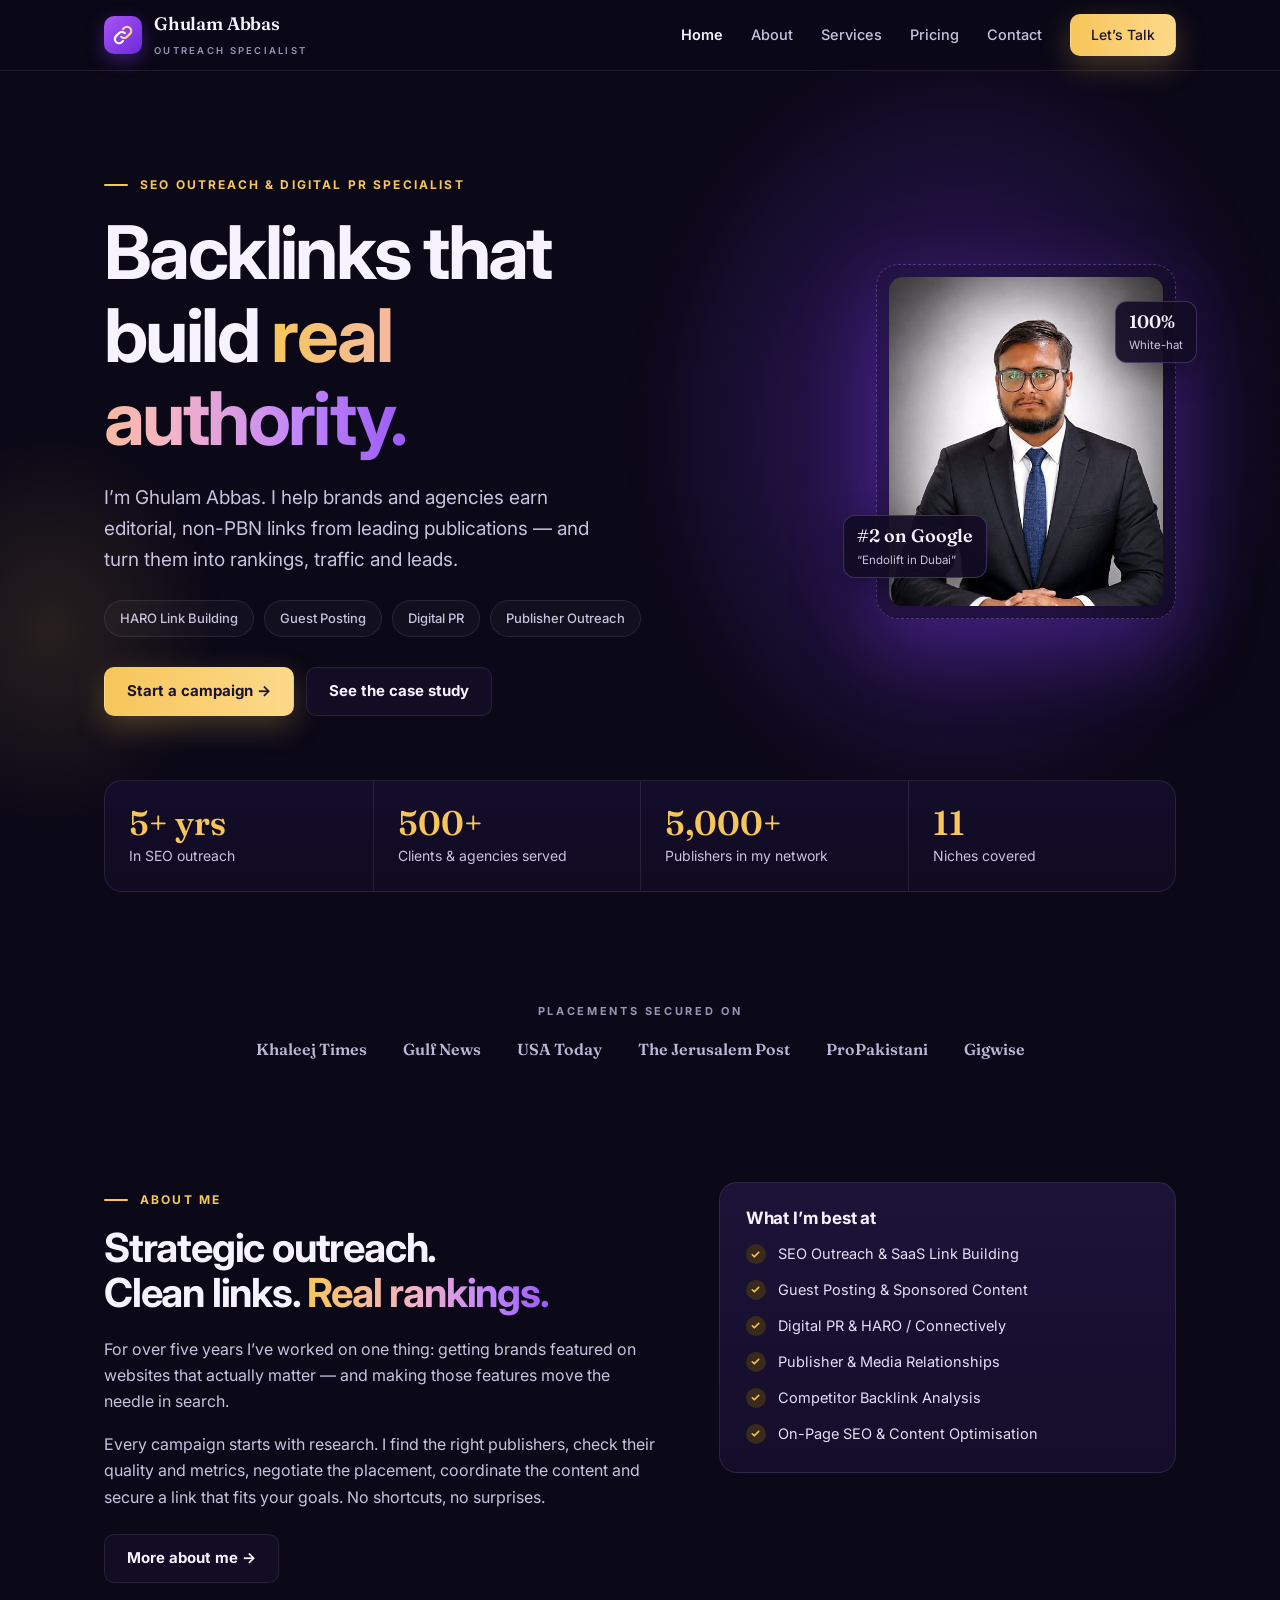
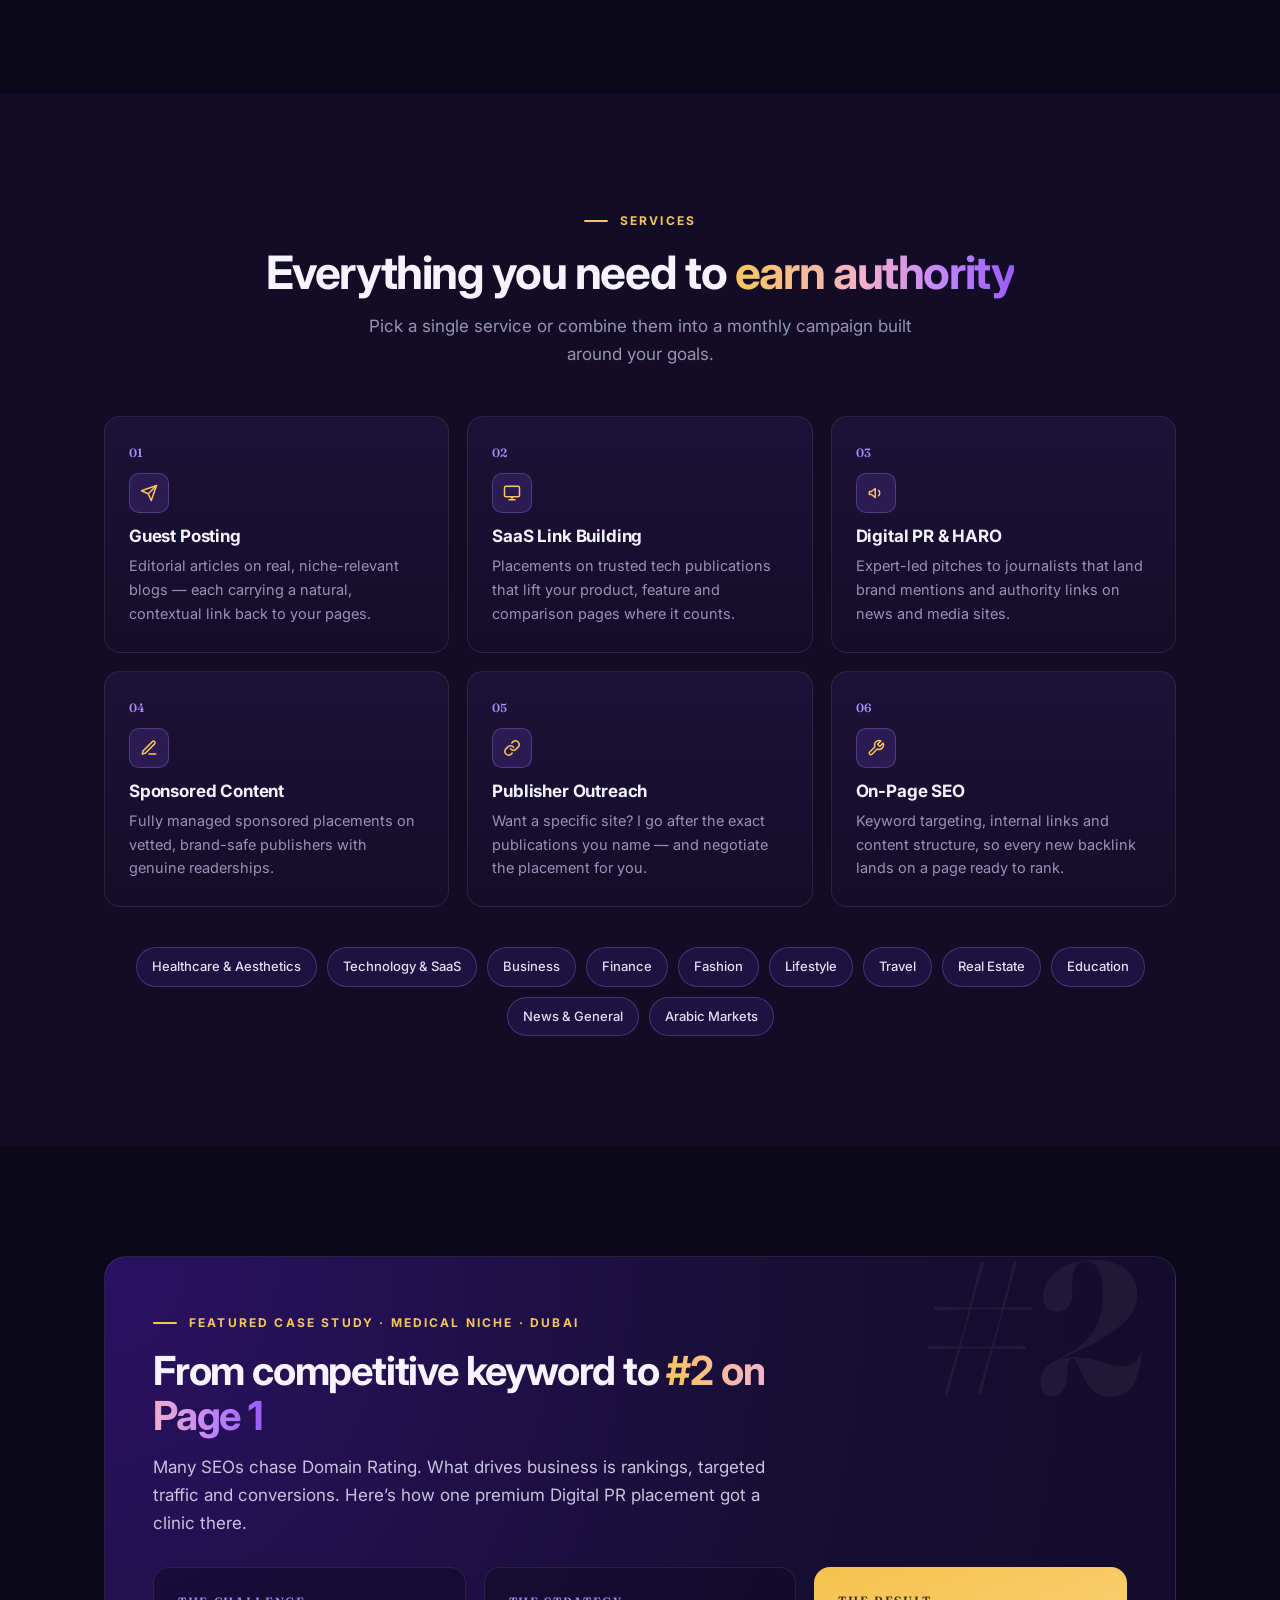
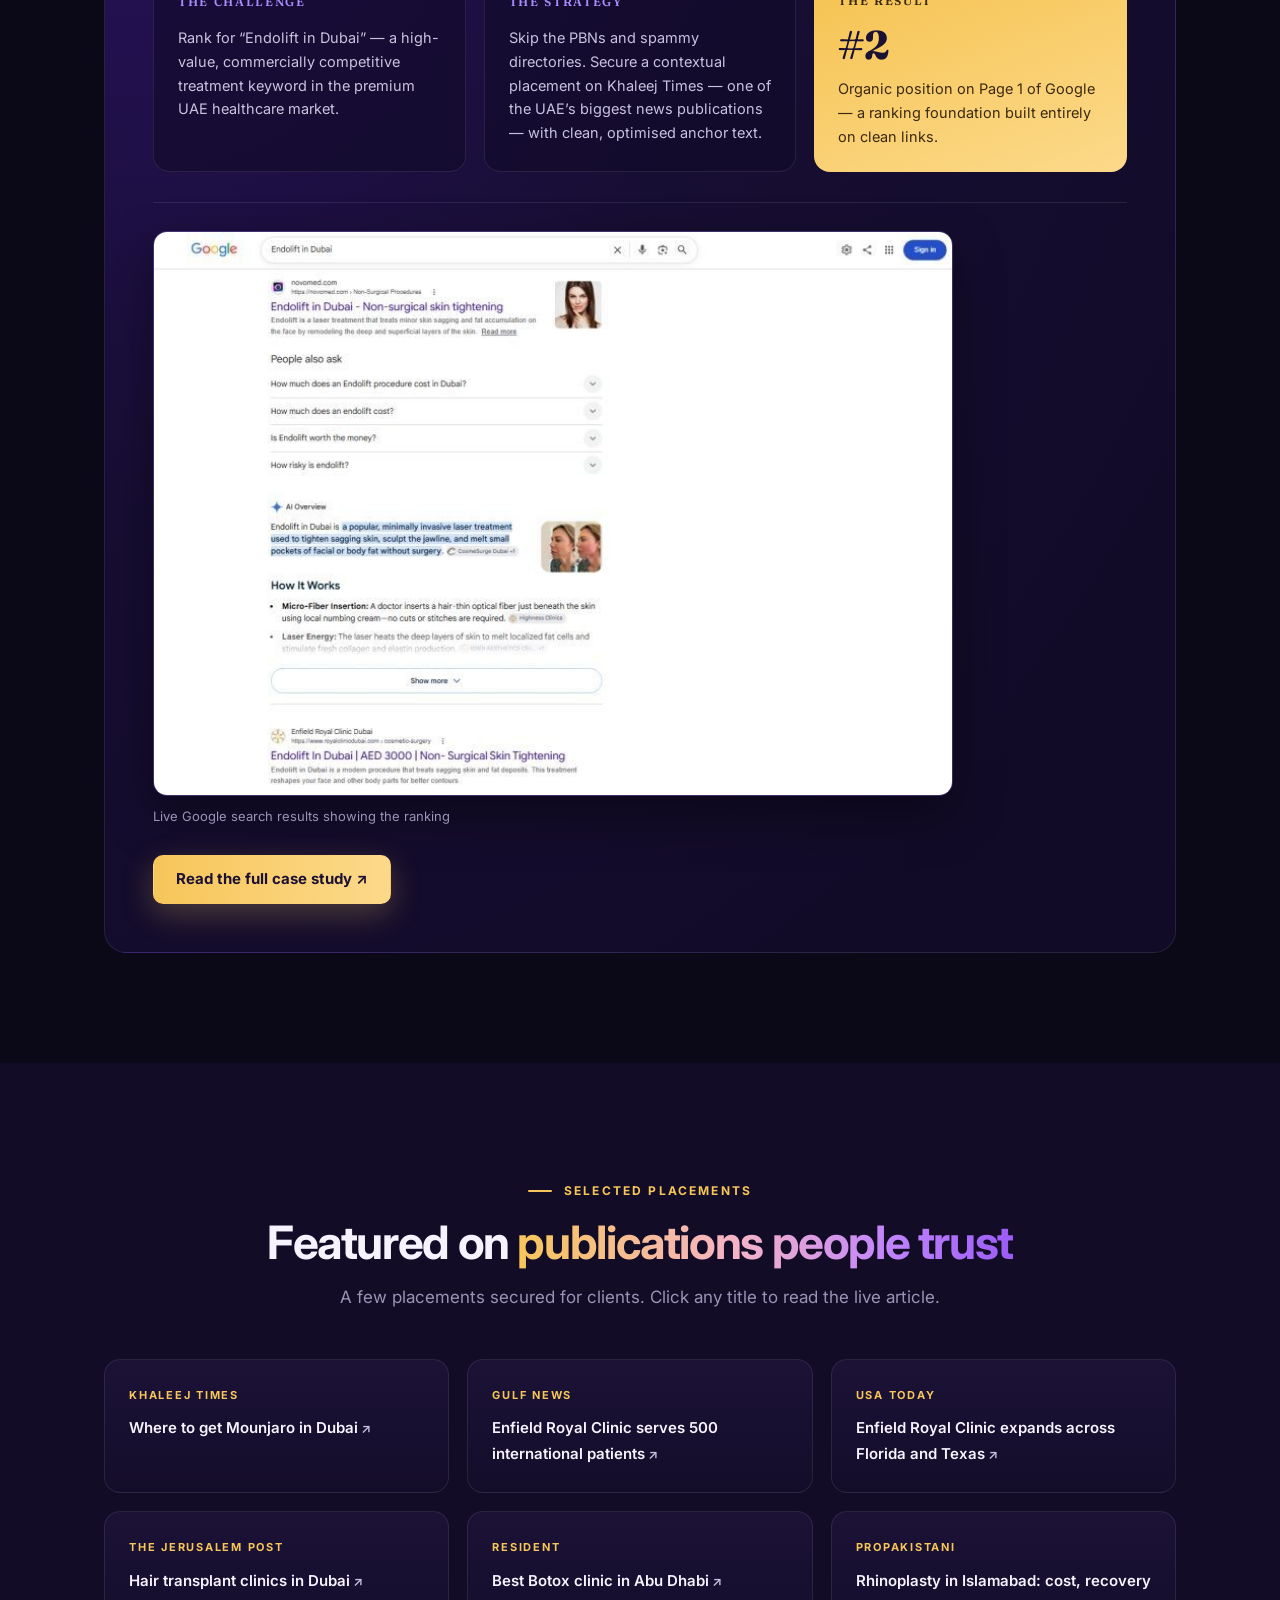
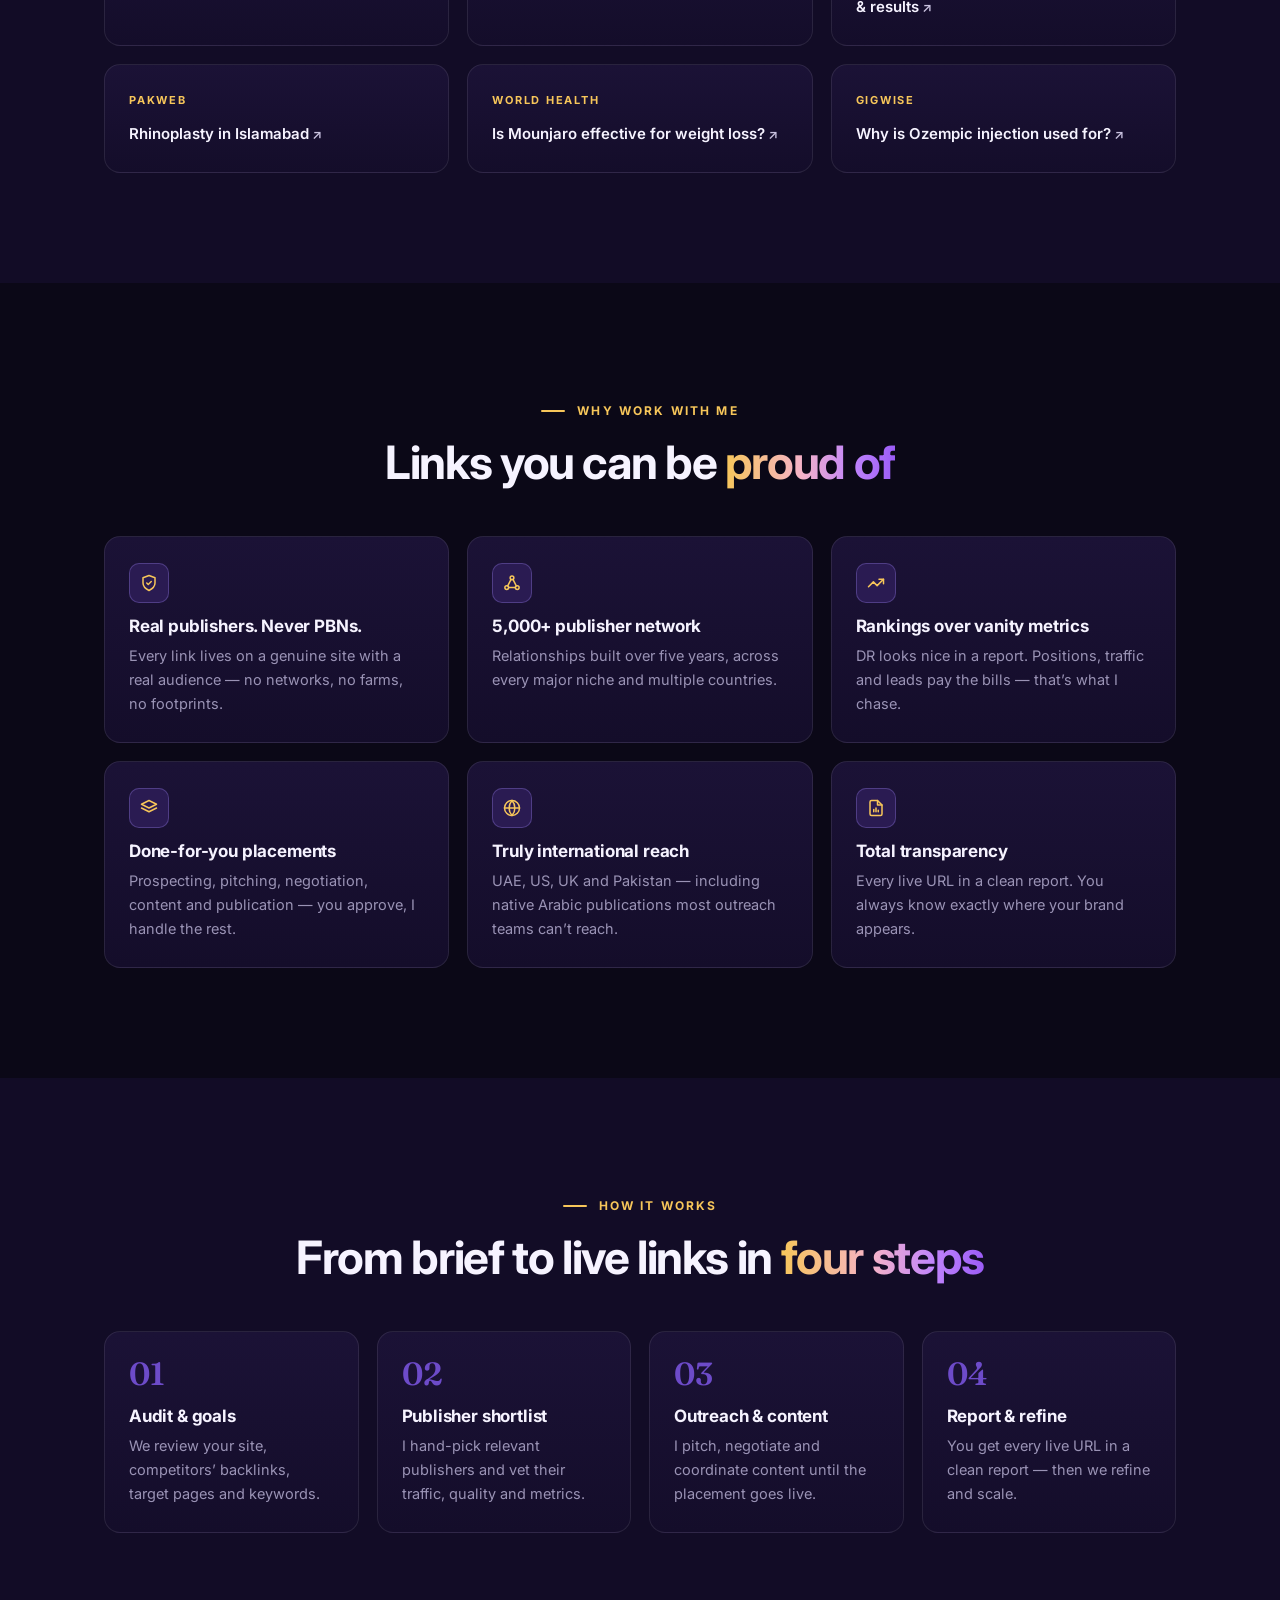
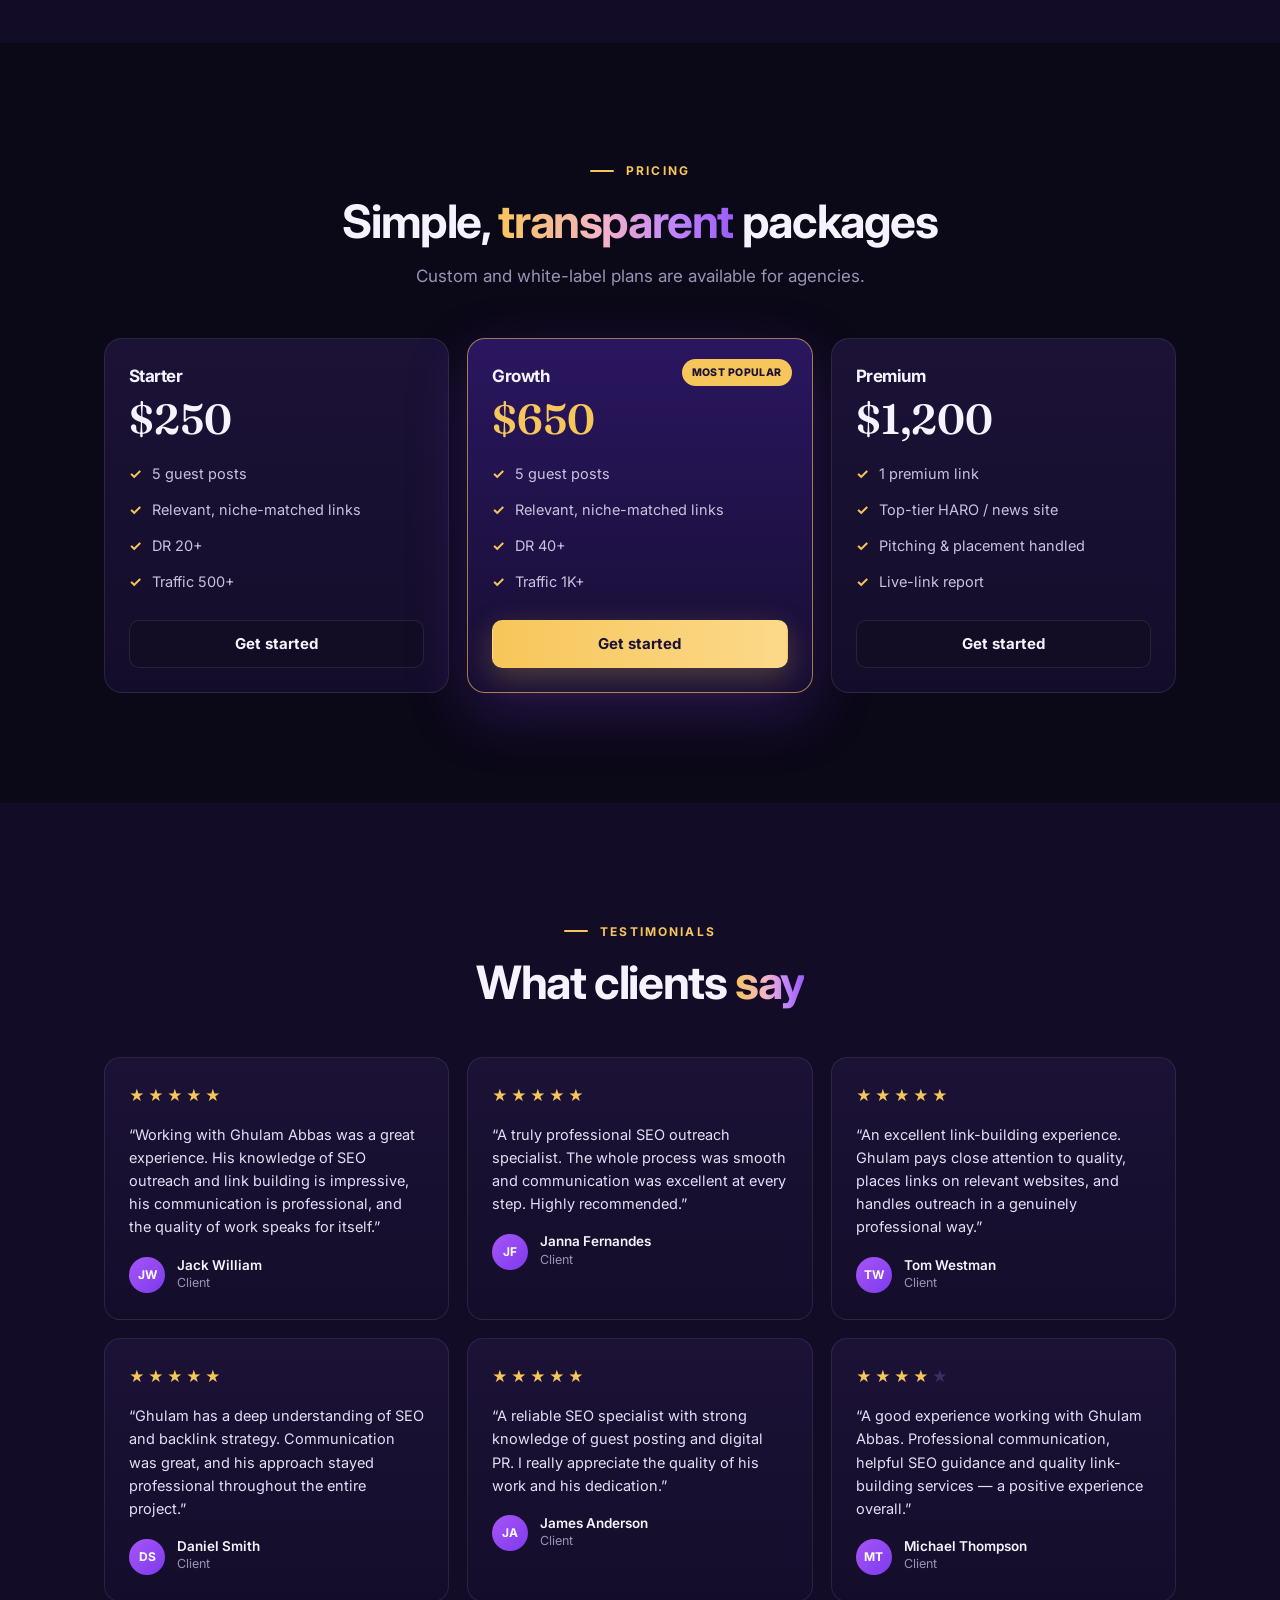
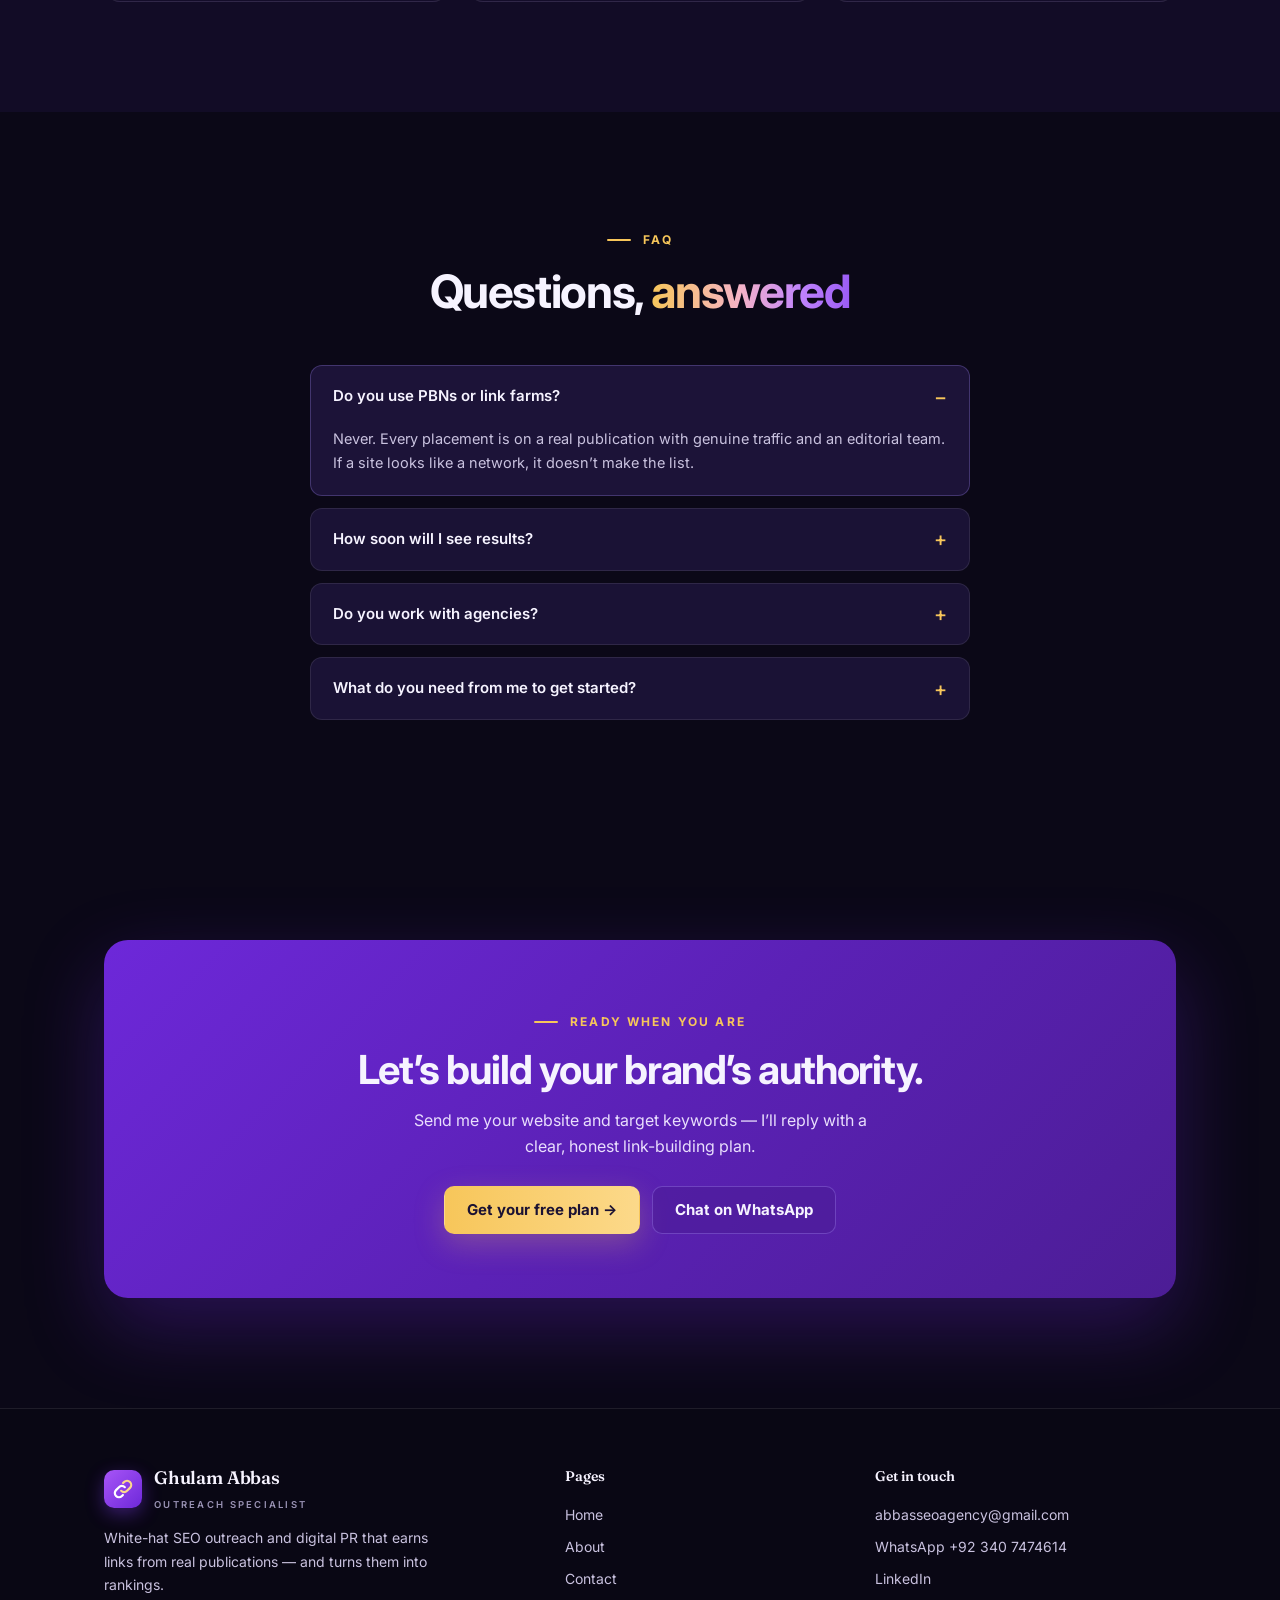
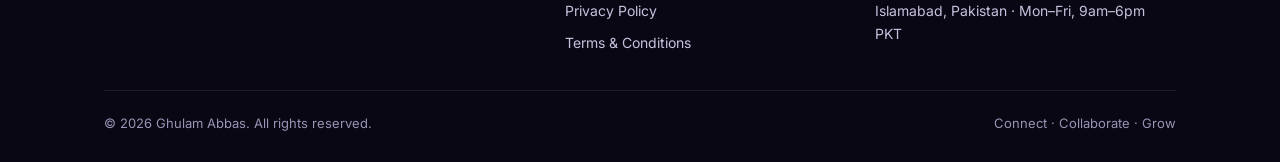
<file: index.html>
<!DOCTYPE html>
<html lang="en">
<head>
<meta charset="UTF-8">
<meta name="viewport" content="width=device-width, initial-scale=1">
<title>Ghulam Abbas | SEO Outreach &amp; Digital PR Specialist in Pakistan</title>
<meta name="description" content="Ghulam Abbas helps brands and agencies earn editorial, non-PBN backlinks from leading publications: guest posting, digital PR, HARO and SaaS link building. 5+ years, 500+ clients.">
<link rel="canonical" href="https://ghulamabbas-seo.github.io/">
<meta property="og:type" content="website">
<meta property="og:site_name" content="Ghulam Abbas">
<meta property="og:title" content="Ghulam Abbas | SEO Outreach &amp; Digital PR Specialist in Pakistan">
<meta property="og:description" content="Ghulam Abbas helps brands and agencies earn editorial, non-PBN backlinks from leading publications: guest posting, digital PR, HARO and SaaS link building. 5+ years, 500+ clients.">
<meta property="og:url" content="https://ghulamabbas-seo.github.io/">
<meta property="og:image" content="https://ghulamabbas-seo.github.io/ghulam-abbas.jpg">
<meta name="twitter:card" content="summary_large_image">
<meta name="theme-color" content="#0b0817">
<link rel="icon" href="favicon.svg" type="image/svg+xml">
<link rel="preconnect" href="https://fonts.googleapis.com">
<link rel="preconnect" href="https://fonts.gstatic.com" crossorigin>
<link href="https://fonts.googleapis.com/css2?family=Fraunces:opsz,wght@9..144,600;9..144,700&family=Inter:wght@400;500;600;700;800&display=swap" rel="stylesheet">
<link rel="stylesheet" href="style.css">
<script type="application/ld+json">[{"@context": "https://schema.org", "@type": "Person", "name": "Ghulam Abbas", "jobTitle": "SEO Outreach & Digital PR Specialist", "url": "https://ghulamabbas-seo.github.io/", "image": "https://ghulamabbas-seo.github.io/ghulam-abbas.jpg", "email": "mailto:abbasseoagency@gmail.com", "telephone": "+923407474614", "address": {"@type": "PostalAddress", "streetAddress": "Gulberg Green Executive Block", "addressLocality": "Islamabad", "addressCountry": "PK"}, "sameAs": ["https://www.linkedin.com/in/gulaam-abbas/"], "knowsAbout": ["SEO Outreach", "Link Building", "Guest Posting", "Digital PR", "HARO", "SaaS Link Building", "On-Page SEO"]}, {"@context": "https://schema.org", "@type": "FAQPage", "mainEntity": [{"@type": "Question", "name": "Do you use PBNs or link farms?", "acceptedAnswer": {"@type": "Answer", "text": "Never. Every placement is on a real publication with genuine traffic and an editorial team. If a site looks like a network, it doesn’t make the list."}}, {"@type": "Question", "name": "How soon will I see results?", "acceptedAnswer": {"@type": "Answer", "text": "It depends on competition and where your site starts. Most placements go live within a few weeks, and ranking movement usually follows over the next one to three months. I track and report progress, but I don’t promise guaranteed rankings."}}, {"@type": "Question", "name": "Do you work with agencies?", "acceptedAnswer": {"@type": "Answer", "text": "Yes. Custom and white-label plans are available, agencies can resell my services under their own brand, and your client details stay confidential."}}, {"@type": "Question", "name": "What do you need from me to get started?", "acceptedAnswer": {"@type": "Answer", "text": "Your website, target pages and keywords, preferred niches or publications, and your budget range. That’s enough for me to send back a clear link-building plan."}}]}]</script>
</head>
<body>
<header class="site-head" id="top">
  <div class="wrap nav">
    <a class="brand" href="index.html" aria-label="Ghulam Abbas home"><span class="brand-mark"><svg width="22" height="22" viewBox="0 0 24 24" fill="none" stroke-width="2.4" stroke-linecap="round" aria-hidden="true"><path d="M10 14a4.5 4.5 0 0 0 6.4 0l3.2-3.2a4.5 4.5 0 0 0-6.4-6.4l-1.1 1.1" stroke="#fcd98a"/><path d="M14 10a4.5 4.5 0 0 0-6.4 0l-3.2 3.2a4.5 4.5 0 0 0 6.4 6.4l1.1-1.1" stroke="#fff"/></svg></span><span><span class="brand-name">Ghulam Abbas</span><small>OUTREACH SPECIALIST</small></span></a>
    <button class="burger" aria-label="Open menu" aria-expanded="false"><svg width="22" height="22" viewBox="0 0 24 24" fill="none" stroke="currentColor" stroke-width="2"><path d="M4 7h16M4 12h16M4 17h16"/></svg></button>
    <nav class="menu" aria-label="Main"><a href="index.html" class="active" aria-current="page">Home</a><a href="about.html">About</a><a href="index.html#services">Services</a><a href="index.html#pricing">Pricing</a><a href="contact.html">Contact</a><a class="btn btn-y" href="contact.html">Let’s Talk</a></nav>
  </div>
</header>
<main>
<section class="hero">
  <div class="wrap">
    <div class="hero-grid">
      <div>
        <div class="kicker">SEO Outreach &amp; Digital PR Specialist</div>
        <h1>Backlinks that build <span class="grad">real authority.</span></h1>
        <p class="lead">I’m Ghulam Abbas. I help brands and agencies earn editorial, non-PBN links from leading publications — and turn them into rankings, traffic and leads.</p>
        <div class="chips"><span>HARO Link Building</span><span>Guest Posting</span><span>Digital PR</span><span>Publisher Outreach</span></div>
        <div class="cta"><a class="btn btn-y" href="contact.html">Start a campaign →</a><a class="btn btn-d" href="#case-study">See the case study</a></div>
      </div>
      <div class="portrait">
        <img src="ghulam-abbas.jpg" alt="Ghulam Abbas, SEO Outreach &amp; Digital PR Specialist" width="520" height="662" fetchpriority="high">
        <div class="badge b1"><b>100%</b><span>White-hat</span></div>
        <div class="badge b2"><b>#2 on Google</b><span>“Endolift in Dubai”</span></div>
      </div>
    </div>
    <div class="stats reveal"><div><b>5+ yrs</b><span>In SEO outreach</span></div><div><b>500+</b><span>Clients &amp; agencies served</span></div><div><b>5,000+</b><span>Publishers in my network</span></div><div><b>11</b><span>Niches covered</span></div></div>
  </div>
</section>
<section class="logos"><div class="wrap"><p>PLACEMENTS SECURED ON</p><ul><li>Khaleej Times</li><li>Gulf News</li><li>USA Today</li><li>The Jerusalem Post</li><li>ProPakistani</li><li>Gigwise</li></ul></div></section>

<section class="band"><div class="wrap split">
  <div class="reveal">
    <div class="kicker">About me</div>
    <h2>Strategic outreach.<br>Clean links. <span class="grad">Real rankings.</span></h2>
    <p>For over five years I’ve worked on one thing: getting brands featured on websites that actually matter — and making those features move the needle in search.</p>
    <p>Every campaign starts with research. I find the right publishers, check their quality and metrics, negotiate the placement, coordinate the content and secure a link that fits your goals. No shortcuts, no surprises.</p>
    <a class="btn btn-d" href="about.html" style="margin-top:8px">More about me →</a>
  </div>
  <div class="panel reveal"><h3>What I’m best at</h3><ul class="ticks"><li>SEO Outreach &amp; SaaS Link Building</li><li>Guest Posting &amp; Sponsored Content</li><li>Digital PR &amp; HARO / Connectively</li><li>Publisher &amp; Media Relationships</li><li>Competitor Backlink Analysis</li><li>On-Page SEO &amp; Content Optimisation</li></ul></div>
</div></section>

<section class="band alt" id="services"><div class="wrap">
  <div class="head center"><div class="kicker">Services</div><h2 class="title">Everything you need to <span class="grad">earn authority</span></h2><p class="sub">Pick a single service or combine them into a monthly campaign built around your goals.</p></div>
  <div class="grid3"><article class="card reveal"><span class="num">01</span><span class="ico"><svg viewBox="0 0 24 24" fill="none" stroke="currentColor" stroke-width="2" stroke-linecap="round" stroke-linejoin="round" aria-hidden="true"><path d="M22 2 11 13"/><path d="M22 2 15 22l-4-9-9-4z"/></svg></span><h3>Guest Posting</h3><p>Editorial articles on real, niche-relevant blogs — each carrying a natural, contextual link back to your pages.</p></article><article class="card reveal"><span class="num">02</span><span class="ico"><svg viewBox="0 0 24 24" fill="none" stroke="currentColor" stroke-width="2" stroke-linecap="round" stroke-linejoin="round" aria-hidden="true"><rect x="2" y="3" width="20" height="14" rx="2"/><path d="M8 21h8M12 17v4"/></svg></span><h3>SaaS Link Building</h3><p>Placements on trusted tech publications that lift your product, feature and comparison pages where it counts.</p></article><article class="card reveal"><span class="num">03</span><span class="ico"><svg viewBox="0 0 24 24" fill="none" stroke="currentColor" stroke-width="2" stroke-linecap="round" stroke-linejoin="round" aria-hidden="true"><path d="M3 11v2a1 1 0 0 0 1 1h2l5 4V6L6 10H4a1 1 0 0 0-1 1z"/><path d="M15.5 8.5a5 5 0 0 1 0 7"/></svg></span><h3>Digital PR &amp; HARO</h3><p>Expert-led pitches to journalists that land brand mentions and authority links on news and media sites.</p></article><article class="card reveal"><span class="num">04</span><span class="ico"><svg viewBox="0 0 24 24" fill="none" stroke="currentColor" stroke-width="2" stroke-linecap="round" stroke-linejoin="round" aria-hidden="true"><path d="M12 20h9"/><path d="M16.5 3.5a2.1 2.1 0 0 1 3 3L7 19l-4 1 1-4z"/></svg></span><h3>Sponsored Content</h3><p>Fully managed sponsored placements on vetted, brand-safe publishers with genuine readerships.</p></article><article class="card reveal"><span class="num">05</span><span class="ico"><svg viewBox="0 0 24 24" fill="none" stroke="currentColor" stroke-width="2" stroke-linecap="round" stroke-linejoin="round" aria-hidden="true"><path d="M10 13a5 5 0 0 0 7.5.5l3-3a5 5 0 0 0-7-7l-1.7 1.7"/><path d="M14 11a5 5 0 0 0-7.5-.5l-3 3a5 5 0 0 0 7 7l1.7-1.7"/></svg></span><h3>Publisher Outreach</h3><p>Want a specific site? I go after the exact publications you name — and negotiate the placement for you.</p></article><article class="card reveal"><span class="num">06</span><span class="ico"><svg viewBox="0 0 24 24" fill="none" stroke="currentColor" stroke-width="2" stroke-linecap="round" stroke-linejoin="round" aria-hidden="true"><path d="M14.7 6.3a1 1 0 0 0 0 1.4l1.6 1.6a1 1 0 0 0 1.4 0l3.8-3.8a6 6 0 0 1-7.9 7.9l-6.9 6.9a2.1 2.1 0 0 1-3-3l6.9-6.9a6 6 0 0 1 7.9-7.9z"/></svg></span><h3>On-Page SEO</h3><p>Keyword targeting, internal links and content structure, so every new backlink lands on a page ready to rank.</p></article></div>
  <div class="tags"><span>Healthcare &amp; Aesthetics</span><span>Technology &amp; SaaS</span><span>Business</span><span>Finance</span><span>Fashion</span><span>Lifestyle</span><span>Travel</span><span>Real Estate</span><span>Education</span><span>News &amp; General</span><span>Arabic Markets</span></div>
</div></section>

<section class="band" id="case-study"><div class="wrap">
  <div class="case reveal">
    <span class="big" aria-hidden="true">#2</span>
    <div class="kicker">Featured case study · Medical niche · Dubai</div>
    <h2>From competitive keyword to <span class="grad">#2 on Page 1</span></h2>
    <p class="sub">Many SEOs chase Domain Rating. What drives business is rankings, targeted traffic and conversions. Here’s how one premium Digital PR placement got a clinic there.</p>
    <div class="case-grid">
      <div><h4>The challenge</h4><p>Rank for “Endolift in Dubai” — a high-value, commercially competitive treatment keyword in the premium UAE healthcare market.</p></div>
      <div><h4>The strategy</h4><p>Skip the PBNs and spammy directories. Secure a contextual placement on Khaleej Times — one of the UAE’s biggest news publications — with clean, optimised anchor text.</p></div>
      <div class="res"><h4>The result</h4><b>#2</b><p>Organic position on Page 1 of Google — a ranking foundation built entirely on clean links.</p></div>
    </div>
    <figure class="case-shot"><img src="endolift-google-ranking.jpg" alt="Google search results for Endolift in Dubai showing Enfield Royal Clinic ranking on page 1" width="786" height="554" loading="lazy"><figcaption>Live Google search results showing the ranking</figcaption></figure>
    <a class="btn btn-y" href="https://lnkd.in/p/dANz3D3U" target="_blank" rel="noopener">Read the full case study ↗</a>
  </div>
</div></section>

<section class="band alt" id="placements"><div class="wrap">
  <div class="head center"><div class="kicker">Selected placements</div><h2 class="title">Featured on <span class="grad">publications people trust</span></h2><p class="sub">A few placements secured for clients. Click any title to read the live article.</p></div>
  <div class="grid3"><a class="card pl reveal" href="https://www.khaleejtimes.com/lifestyle/health/where-to-get-mounjaro-in-dubai" target="_blank" rel="noopener"><small>Khaleej Times</small><strong>Where to get Mounjaro in Dubai</strong></a><a class="card pl reveal" href="https://gulfnews.com/business/corporate-news/enfield-royal-clinic-dubai-achieves-major-milestone-of-serving-500-international-patients-1.500541864" target="_blank" rel="noopener"><small>Gulf News</small><strong>Enfield Royal Clinic serves 500 international patients</strong></a><a class="card pl reveal" href="https://www.usatoday.com/press-release/story/26745/enfield-royal-clinic-expands-physician-led-aesthetic-model-across-florida-and-texas/" target="_blank" rel="noopener"><small>USA Today</small><strong>Enfield Royal Clinic expands across Florida and Texas</strong></a><a class="card pl reveal" href="https://www.jpost.com/health-and-wellness/article-902590" target="_blank" rel="noopener"><small>The Jerusalem Post</small><strong>Hair transplant clinics in Dubai</strong></a><a class="card pl reveal" href="https://resident.com/resource-guide/2026/03/08/best-botox-clinic-in-abu-dhabi-how-to-choose-safely" target="_blank" rel="noopener"><small>Resident</small><strong>Best Botox clinic in Abu Dhabi</strong></a><a class="card pl reveal" href="https://propakistani.pk/2026/05/12/rhinoplasty-in-islamabad-cost-recovery-results/" target="_blank" rel="noopener"><small>ProPakistani</small><strong>Rhinoplasty in Islamabad: cost, recovery &amp; results</strong></a><a class="card pl reveal" href="https://pakweb.net/health/rhinoplasty-in-islamabad/" target="_blank" rel="noopener"><small>PakWeb</small><strong>Rhinoplasty in Islamabad</strong></a><a class="card pl reveal" href="https://worldhealth.net/news/is-mounjaro-effective-for-weight-loss/" target="_blank" rel="noopener"><small>World Health</small><strong>Is Mounjaro effective for weight loss?</strong></a><a class="card pl reveal" href="https://www.gigwise.com/why-is-ozempic-injection-used-for/" target="_blank" rel="noopener"><small>Gigwise</small><strong>Why is Ozempic injection used for?</strong></a></div>
</div></section>

<section class="band"><div class="wrap">
  <div class="head center"><div class="kicker">Why work with me</div><h2 class="title">Links you can be <span class="grad">proud of</span></h2></div>
  <div class="grid3"><article class="card reveal"><span class="ico"><svg viewBox="0 0 24 24" fill="none" stroke="currentColor" stroke-width="2" stroke-linecap="round" stroke-linejoin="round" aria-hidden="true"><path d="M12 22s8-4 8-10V5l-8-3-8 3v7c0 6 8 10 8 10z"/><path d="m9 12 2 2 4-4"/></svg></span><h3>Real publishers. Never PBNs.</h3><p>Every link lives on a genuine site with a real audience — no networks, no farms, no footprints.</p></article><article class="card reveal"><span class="ico"><svg viewBox="0 0 24 24" fill="none" stroke="currentColor" stroke-width="2" stroke-linecap="round" stroke-linejoin="round" aria-hidden="true"><circle cx="12" cy="5" r="2.5"/><circle cx="5" cy="18" r="2.5"/><circle cx="19" cy="18" r="2.5"/><path d="m10.7 7.2-4.4 8.6M13.3 7.2l4.4 8.6M7.5 18h9"/></svg></span><h3>5,000+ publisher network</h3><p>Relationships built over five years, across every major niche and multiple countries.</p></article><article class="card reveal"><span class="ico"><svg viewBox="0 0 24 24" fill="none" stroke="currentColor" stroke-width="2" stroke-linecap="round" stroke-linejoin="round" aria-hidden="true"><path d="m22 7-8.5 8.5-5-5L2 17"/><path d="M16 7h6v6"/></svg></span><h3>Rankings over vanity metrics</h3><p>DR looks nice in a report. Positions, traffic and leads pay the bills — that’s what I chase.</p></article><article class="card reveal"><span class="ico"><svg viewBox="0 0 24 24" fill="none" stroke="currentColor" stroke-width="2" stroke-linecap="round" stroke-linejoin="round" aria-hidden="true"><path d="m12 2 10 5-10 5L2 7z"/><path d="m2 12 10 5 10-5"/></svg></span><h3>Done-for-you placements</h3><p>Prospecting, pitching, negotiation, content and publication — you approve, I handle the rest.</p></article><article class="card reveal"><span class="ico"><svg viewBox="0 0 24 24" fill="none" stroke="currentColor" stroke-width="2" stroke-linecap="round" stroke-linejoin="round" aria-hidden="true"><circle cx="12" cy="12" r="10"/><path d="M2 12h20M12 2a15 15 0 0 1 0 20M12 2a15 15 0 0 0 0 20"/></svg></span><h3>Truly international reach</h3><p>UAE, US, UK and Pakistan — including native Arabic publications most outreach teams can’t reach.</p></article><article class="card reveal"><span class="ico"><svg viewBox="0 0 24 24" fill="none" stroke="currentColor" stroke-width="2" stroke-linecap="round" stroke-linejoin="round" aria-hidden="true"><path d="M14 2H6a2 2 0 0 0-2 2v16a2 2 0 0 0 2 2h12a2 2 0 0 0 2-2V8z"/><path d="M14 2v6h6M9 17v-3M12 17v-5M15 17v-2"/></svg></span><h3>Total transparency</h3><p>Every live URL in a clean report. You always know exactly where your brand appears.</p></article></div>
</div></section>

<section class="band alt" id="process"><div class="wrap">
  <div class="head center"><div class="kicker">How it works</div><h2 class="title">From brief to live links in <span class="grad">four steps</span></h2></div>
  <div class="grid4"><article class="card step reveal"><span class="n">01</span><h3>Audit &amp; goals</h3><p>We review your site, competitors’ backlinks, target pages and keywords.</p></article><article class="card step reveal"><span class="n">02</span><h3>Publisher shortlist</h3><p>I hand-pick relevant publishers and vet their traffic, quality and metrics.</p></article><article class="card step reveal"><span class="n">03</span><h3>Outreach &amp; content</h3><p>I pitch, negotiate and coordinate content until the placement goes live.</p></article><article class="card step reveal"><span class="n">04</span><h3>Report &amp; refine</h3><p>You get every live URL in a clean report — then we refine and scale.</p></article></div>
</div></section>

<section class="band" id="pricing"><div class="wrap">
  <div class="head center"><div class="kicker">Pricing</div><h2 class="title">Simple, <span class="grad">transparent</span> packages</h2><p class="sub">Custom and white-label plans are available for agencies.</p></div>
  <div class="plans"><article class="plan reveal"><h3>Starter</h3><div class="price">$250</div><ul><li>5 guest posts</li><li>Relevant, niche-matched links</li><li>DR 20+</li><li>Traffic 500+</li></ul><a class="btn btn-d" href="contact.html">Get started</a></article><article class="plan reveal pop"><span class="pop-tag">MOST POPULAR</span><h3>Growth</h3><div class="price">$650</div><ul><li>5 guest posts</li><li>Relevant, niche-matched links</li><li>DR 40+</li><li>Traffic 1K+</li></ul><a class="btn btn-y" href="contact.html">Get started</a></article><article class="plan reveal"><h3>Premium</h3><div class="price">$1,200</div><ul><li>1 premium link</li><li>Top-tier HARO / news site</li><li>Pitching &amp; placement handled</li><li>Live-link report</li></ul><a class="btn btn-d" href="contact.html">Get started</a></article></div>
</div></section>

<section class="band alt"><div class="wrap">
  <div class="head center"><div class="kicker">Testimonials</div><h2 class="title">What clients <span class="grad">say</span></h2></div>
  <div class="grid3"><figure class="card quote reveal"><div class="stars" aria-label="5 out of 5 stars">★★★★★</div><blockquote>“Working with Ghulam Abbas was a great experience. His knowledge of SEO outreach and link building is impressive, his communication is professional, and the quality of work speaks for itself.”</blockquote><figcaption class="who"><span class="av">JW</span><span><b>Jack William</b><span>Client</span></span></figcaption></figure><figure class="card quote reveal"><div class="stars" aria-label="5 out of 5 stars">★★★★★</div><blockquote>“A truly professional SEO outreach specialist. The whole process was smooth and communication was excellent at every step. Highly recommended.”</blockquote><figcaption class="who"><span class="av">JF</span><span><b>Janna Fernandes</b><span>Client</span></span></figcaption></figure><figure class="card quote reveal"><div class="stars" aria-label="5 out of 5 stars">★★★★★</div><blockquote>“An excellent link-building experience. Ghulam pays close attention to quality, places links on relevant websites, and handles outreach in a genuinely professional way.”</blockquote><figcaption class="who"><span class="av">TW</span><span><b>Tom Westman</b><span>Client</span></span></figcaption></figure><figure class="card quote reveal"><div class="stars" aria-label="5 out of 5 stars">★★★★★</div><blockquote>“Ghulam has a deep understanding of SEO and backlink strategy. Communication was great, and his approach stayed professional throughout the entire project.”</blockquote><figcaption class="who"><span class="av">DS</span><span><b>Daniel Smith</b><span>Client</span></span></figcaption></figure><figure class="card quote reveal"><div class="stars" aria-label="5 out of 5 stars">★★★★★</div><blockquote>“A reliable SEO specialist with strong knowledge of guest posting and digital PR. I really appreciate the quality of his work and his dedication.”</blockquote><figcaption class="who"><span class="av">JA</span><span><b>James Anderson</b><span>Client</span></span></figcaption></figure><figure class="card quote reveal"><div class="stars" aria-label="4 out of 5 stars">★★★★<i>★</i></div><blockquote>“A good experience working with Ghulam Abbas. Professional communication, helpful SEO guidance and quality link-building services — a positive experience overall.”</blockquote><figcaption class="who"><span class="av">MT</span><span><b>Michael Thompson</b><span>Client</span></span></figcaption></figure></div>
</div></section>

<section class="band" id="faq"><div class="wrap">
  <div class="head center"><div class="kicker">FAQ</div><h2 class="title">Questions, <span class="grad">answered</span></h2></div>
  <div class="faq"><details open><summary>Do you use PBNs or link farms?</summary><p>Never. Every placement is on a real publication with genuine traffic and an editorial team. If a site looks like a network, it doesn’t make the list.</p></details><details><summary>How soon will I see results?</summary><p>It depends on competition and where your site starts. Most placements go live within a few weeks, and ranking movement usually follows over the next one to three months. I track and report progress, but I don’t promise guaranteed rankings.</p></details><details><summary>Do you work with agencies?</summary><p>Yes. Custom and white-label plans are available, agencies can resell my services under their own brand, and your client details stay confidential.</p></details><details><summary>What do you need from me to get started?</summary><p>Your website, target pages and keywords, preferred niches or publications, and your budget range. That’s enough for me to send back a clear link-building plan.</p></details></div>
</div></section>
<section class="band"><div class="wrap"><div class="cta-box reveal"><div class="kicker">Ready when you are</div><h2>Let’s build your brand’s authority.</h2><p>Send me your website and target keywords — I’ll reply with a clear, honest link-building plan.</p><div class="cta"><a class="btn btn-y" href="contact.html">Get your free plan →</a><a class="btn btn-v" href="https://wa.me/923407474614?text=Hi%20Ghulam%2C%20I%20found%20your%20website%20and%20would%20like%20to%20discuss%20SEO%20outreach." target="_blank" rel="noopener">Chat on WhatsApp</a></div></div></div></section>
</main>
<footer class="site-foot">
  <div class="wrap">
    <div class="foot-grid">
      <div><a class="brand" href="index.html" aria-label="Ghulam Abbas home"><span class="brand-mark"><svg width="22" height="22" viewBox="0 0 24 24" fill="none" stroke-width="2.4" stroke-linecap="round" aria-hidden="true"><path d="M10 14a4.5 4.5 0 0 0 6.4 0l3.2-3.2a4.5 4.5 0 0 0-6.4-6.4l-1.1 1.1" stroke="#fcd98a"/><path d="M14 10a4.5 4.5 0 0 0-6.4 0l-3.2 3.2a4.5 4.5 0 0 0 6.4 6.4l1.1-1.1" stroke="#fff"/></svg></span><span><span class="brand-name">Ghulam Abbas</span><small>OUTREACH SPECIALIST</small></span></a><p>White-hat SEO outreach and digital PR that earns links from real publications — and turns them into rankings.</p></div>
      <div><h4>Pages</h4><ul><li><a href="index.html">Home</a></li><li><a href="about.html">About</a></li><li><a href="contact.html">Contact</a></li><li><a href="privacy-policy.html">Privacy Policy</a></li><li><a href="terms-and-conditions.html">Terms &amp; Conditions</a></li></ul></div>
      <div><h4>Get in touch</h4><ul><li><a href="mailto:abbasseoagency@gmail.com">abbasseoagency@gmail.com</a></li><li><a href="https://wa.me/923407474614?text=Hi%20Ghulam%2C%20I%20found%20your%20website%20and%20would%20like%20to%20discuss%20SEO%20outreach." target="_blank" rel="noopener">WhatsApp +92 340 7474614</a></li><li><a href="https://www.linkedin.com/in/gulaam-abbas/" target="_blank" rel="noopener">LinkedIn</a></li><li>Islamabad, Pakistan · Mon–Fri, 9am–6pm PKT</li></ul></div>
    </div>
    <div class="foot-bot"><span>© <span id="year">2026</span> Ghulam Abbas. All rights reserved.</span><span>Connect · Collaborate · Grow</span></div>
  </div>
</footer>
<script src="main.js"></script>
</body>
</html>
</file>
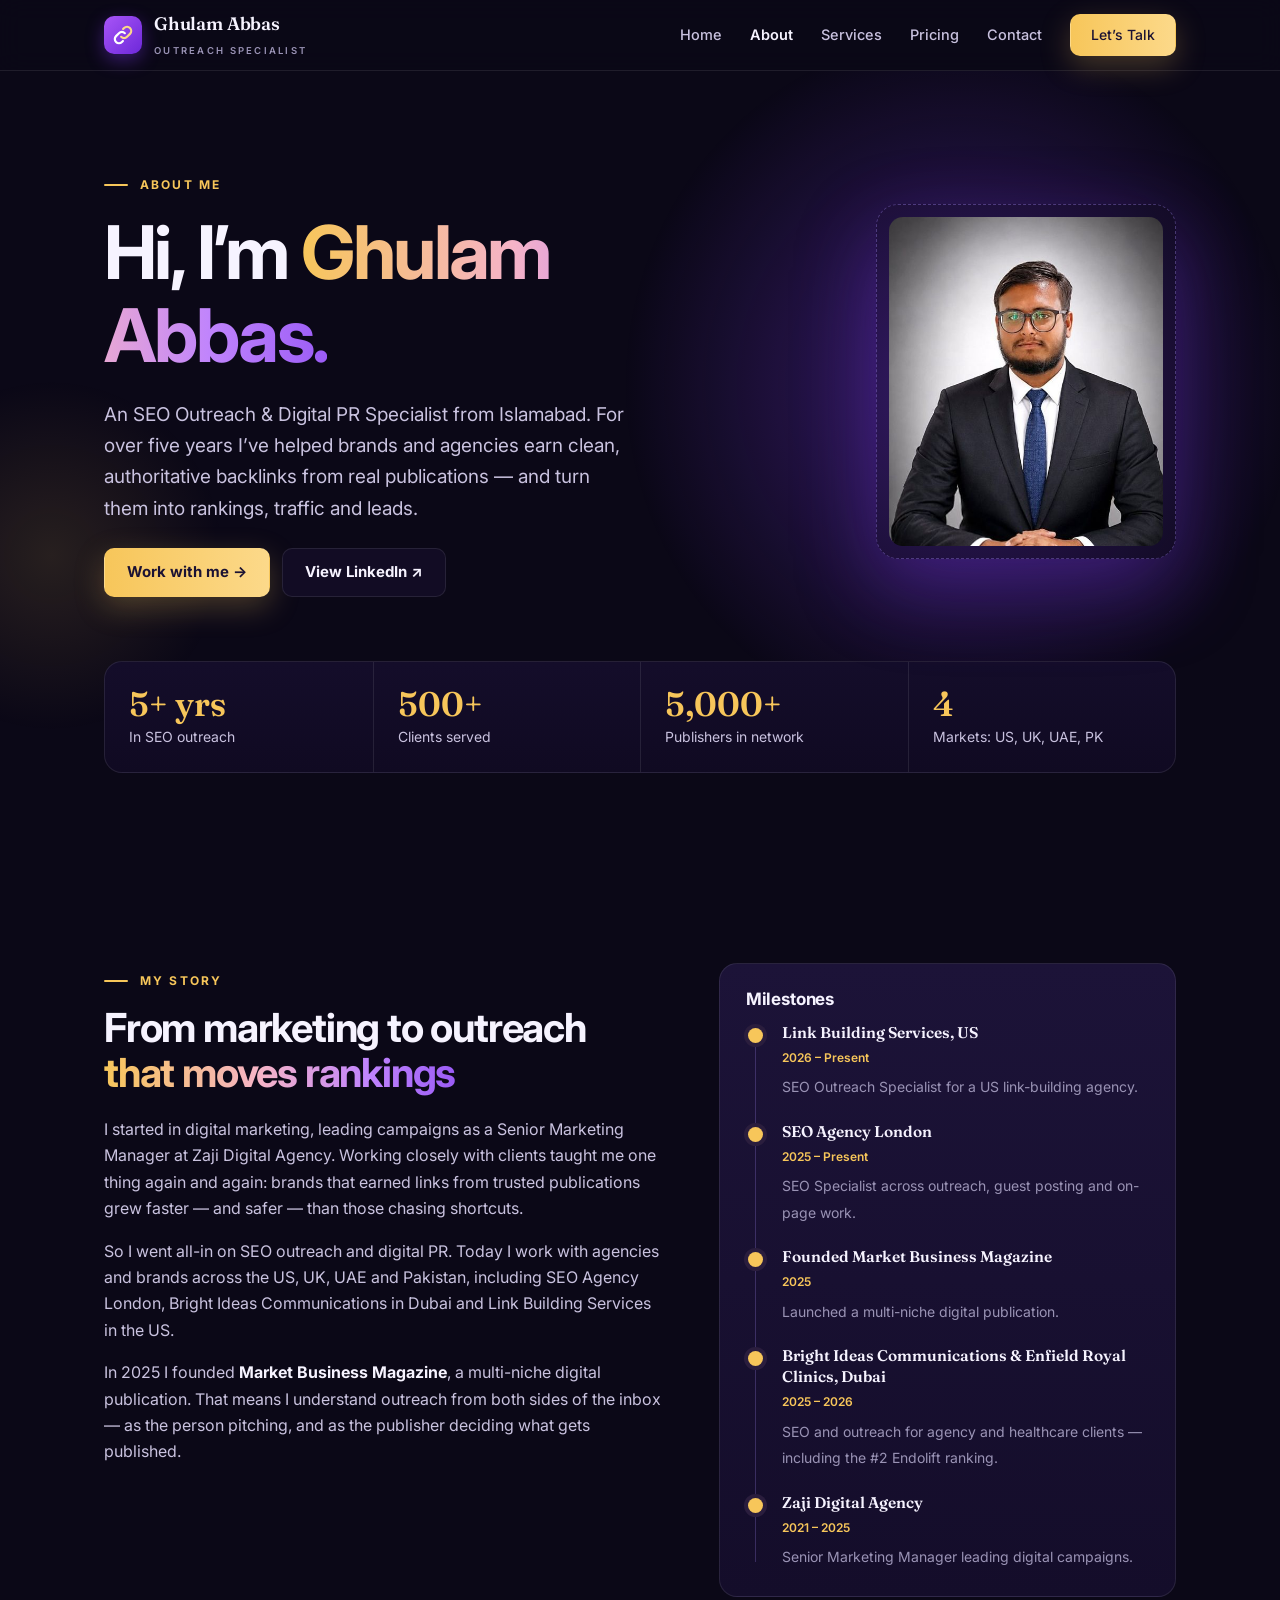
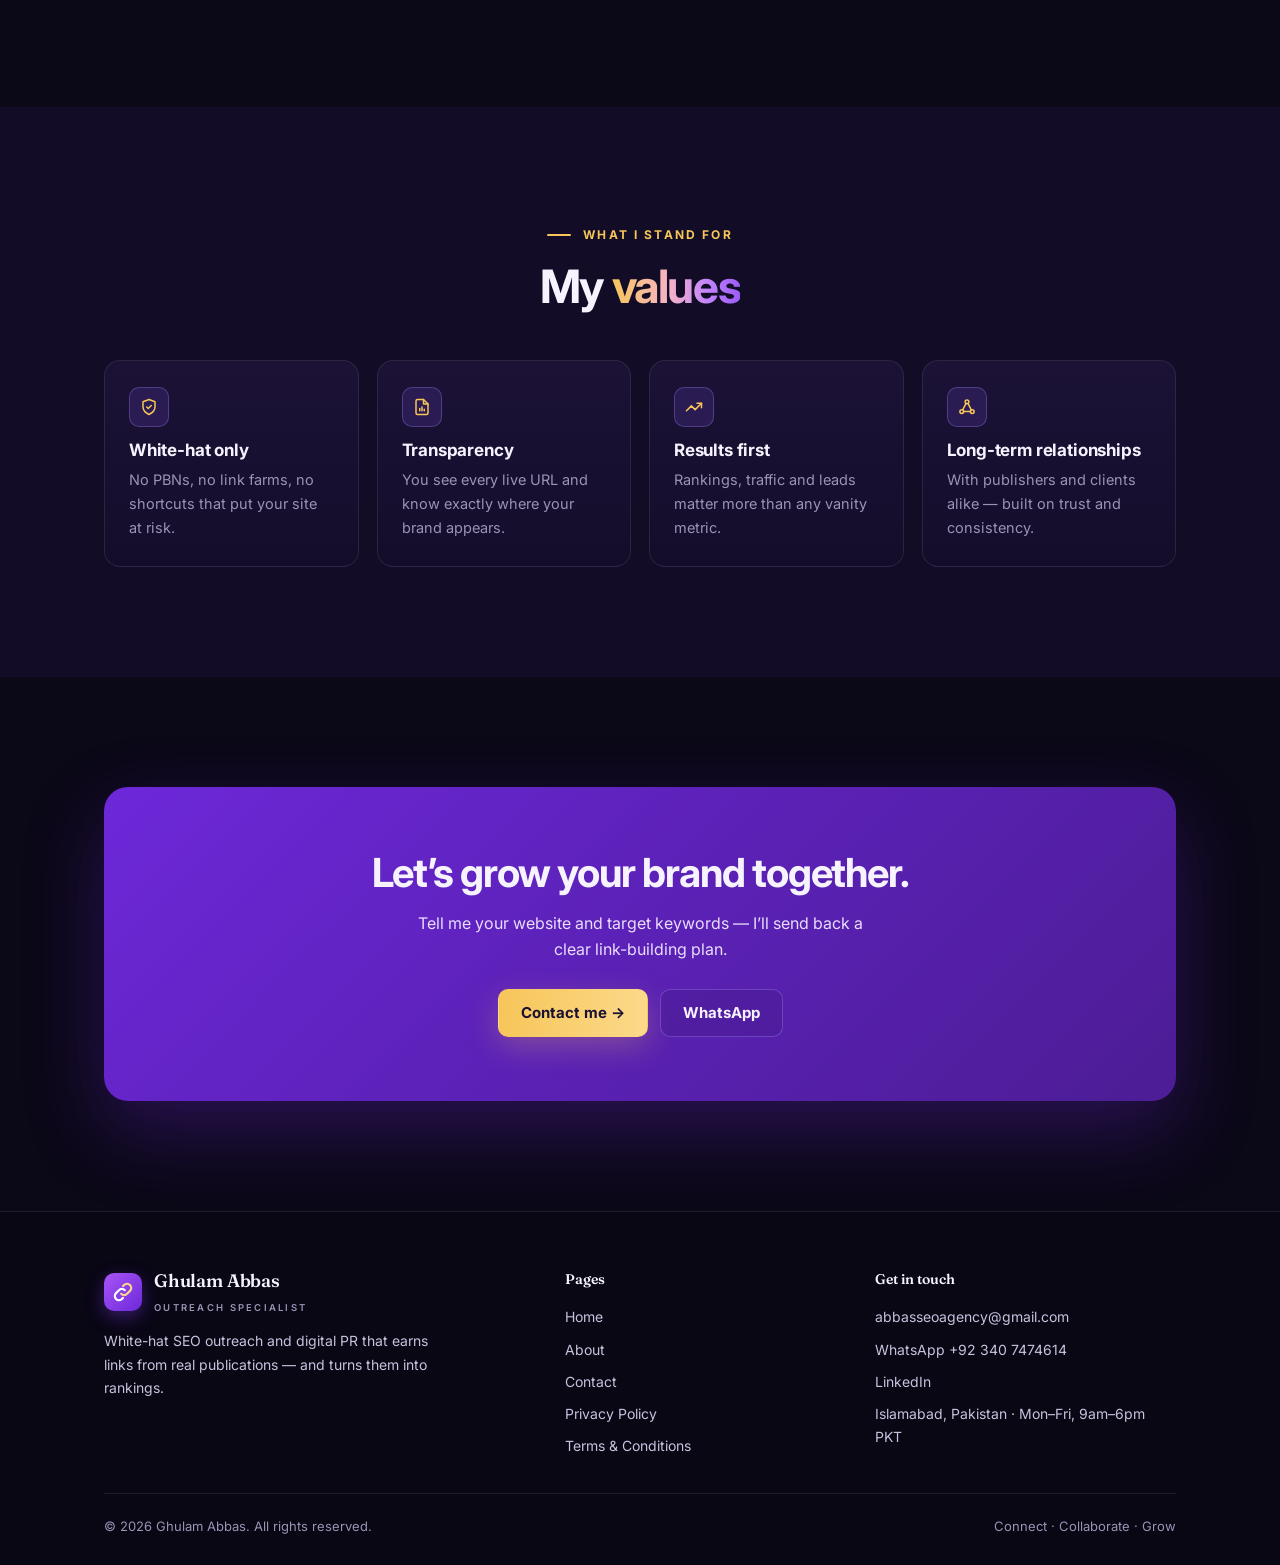
<file: about.html>
<!DOCTYPE html>
<html lang="en">
<head>
<meta charset="UTF-8">
<meta name="viewport" content="width=device-width, initial-scale=1">
<title>About Ghulam Abbas | SEO Outreach &amp; Digital PR Specialist</title>
<meta name="description" content="Ghulam Abbas is an SEO Outreach & Digital PR Specialist from Islamabad with 5+ years helping brands and agencies in the US, UK, UAE and Pakistan earn clean, authoritative backlinks.">
<link rel="canonical" href="https://ghulamabbas-seo.github.io/about.html">
<meta property="og:type" content="website">
<meta property="og:site_name" content="Ghulam Abbas">
<meta property="og:title" content="About Ghulam Abbas | SEO Outreach &amp; Digital PR Specialist">
<meta property="og:description" content="Ghulam Abbas is an SEO Outreach & Digital PR Specialist from Islamabad with 5+ years helping brands and agencies in the US, UK, UAE and Pakistan earn clean, authoritative backlinks.">
<meta property="og:url" content="https://ghulamabbas-seo.github.io/about.html">
<meta property="og:image" content="https://ghulamabbas-seo.github.io/ghulam-abbas.jpg">
<meta name="twitter:card" content="summary_large_image">
<meta name="theme-color" content="#0b0817">
<link rel="icon" href="favicon.svg" type="image/svg+xml">
<link rel="preconnect" href="https://fonts.googleapis.com">
<link rel="preconnect" href="https://fonts.gstatic.com" crossorigin>
<link href="https://fonts.googleapis.com/css2?family=Fraunces:opsz,wght@9..144,600;9..144,700&family=Inter:wght@400;500;600;700;800&display=swap" rel="stylesheet">
<link rel="stylesheet" href="style.css">
<script type="application/ld+json">[{"@context": "https://schema.org", "@type": "Person", "name": "Ghulam Abbas", "jobTitle": "SEO Outreach & Digital PR Specialist", "url": "https://ghulamabbas-seo.github.io/", "image": "https://ghulamabbas-seo.github.io/ghulam-abbas.jpg", "email": "mailto:abbasseoagency@gmail.com", "telephone": "+923407474614", "address": {"@type": "PostalAddress", "streetAddress": "Gulberg Green Executive Block", "addressLocality": "Islamabad", "addressCountry": "PK"}, "sameAs": ["https://www.linkedin.com/in/gulaam-abbas/"], "knowsAbout": ["SEO Outreach", "Link Building", "Guest Posting", "Digital PR", "HARO", "SaaS Link Building", "On-Page SEO"]}]</script>
</head>
<body>
<header class="site-head" id="top">
  <div class="wrap nav">
    <a class="brand" href="index.html" aria-label="Ghulam Abbas home"><span class="brand-mark"><svg width="22" height="22" viewBox="0 0 24 24" fill="none" stroke-width="2.4" stroke-linecap="round" aria-hidden="true"><path d="M10 14a4.5 4.5 0 0 0 6.4 0l3.2-3.2a4.5 4.5 0 0 0-6.4-6.4l-1.1 1.1" stroke="#fcd98a"/><path d="M14 10a4.5 4.5 0 0 0-6.4 0l-3.2 3.2a4.5 4.5 0 0 0 6.4 6.4l1.1-1.1" stroke="#fff"/></svg></span><span><span class="brand-name">Ghulam Abbas</span><small>OUTREACH SPECIALIST</small></span></a>
    <button class="burger" aria-label="Open menu" aria-expanded="false"><svg width="22" height="22" viewBox="0 0 24 24" fill="none" stroke="currentColor" stroke-width="2"><path d="M4 7h16M4 12h16M4 17h16"/></svg></button>
    <nav class="menu" aria-label="Main"><a href="index.html">Home</a><a href="about.html" class="active" aria-current="page">About</a><a href="index.html#services">Services</a><a href="index.html#pricing">Pricing</a><a href="contact.html">Contact</a><a class="btn btn-y" href="contact.html">Let’s Talk</a></nav>
  </div>
</header>
<main>
<section class="hero">
  <div class="wrap">
    <div class="hero-grid">
      <div>
        <div class="kicker">About me</div>
        <h1>Hi, I’m <span class="grad">Ghulam Abbas.</span></h1>
        <p class="lead">An SEO Outreach &amp; Digital PR Specialist from Islamabad. For over five years I’ve helped brands and agencies earn clean, authoritative backlinks from real publications — and turn them into rankings, traffic and leads.</p>
        <div class="cta"><a class="btn btn-y" href="contact.html">Work with me →</a><a class="btn btn-d" href="https://www.linkedin.com/in/gulaam-abbas/" target="_blank" rel="noopener">View LinkedIn ↗</a></div>
      </div>
      <div class="portrait"><img src="ghulam-abbas.jpg" alt="Portrait of Ghulam Abbas" width="520" height="662" fetchpriority="high"></div>
    </div>
    <div class="stats reveal"><div><b>5+ yrs</b><span>In SEO outreach</span></div><div><b>500+</b><span>Clients served</span></div><div><b>5,000+</b><span>Publishers in network</span></div><div><b>4</b><span>Markets: US, UK, UAE, PK</span></div></div>
  </div>
</section>

<section class="band"><div class="wrap split">
  <div class="reveal">
    <div class="kicker">My story</div>
    <h2>From marketing to outreach <span class="grad">that moves rankings</span></h2>
    <p>I started in digital marketing, leading campaigns as a Senior Marketing Manager at Zaji Digital Agency. Working closely with clients taught me one thing again and again: brands that earned links from trusted publications grew faster — and safer — than those chasing shortcuts.</p>
    <p>So I went all-in on SEO outreach and digital PR. Today I work with agencies and brands across the US, UK, UAE and Pakistan, including SEO Agency London, Bright Ideas Communications in Dubai and Link Building Services in the US.</p>
    <p>In 2025 I founded <strong>Market Business Magazine</strong>, a multi-niche digital publication. That means I understand outreach from both sides of the inbox — as the person pitching, and as the publisher deciding what gets published.</p>
  </div>
  <div class="panel reveal"><h3>Milestones</h3><ol class="timeline"><li><b>Link Building Services, US</b><em>2026 – Present</em><span>SEO Outreach Specialist for a US link-building agency.</span></li><li><b>SEO Agency London</b><em>2025 – Present</em><span>SEO Specialist across outreach, guest posting and on-page work.</span></li><li><b>Founded Market Business Magazine</b><em>2025</em><span>Launched a multi-niche digital publication.</span></li><li><b>Bright Ideas Communications &amp; Enfield Royal Clinics, Dubai</b><em>2025 – 2026</em><span>SEO and outreach for agency and healthcare clients — including the #2 Endolift ranking.</span></li><li><b>Zaji Digital Agency</b><em>2021 – 2025</em><span>Senior Marketing Manager leading digital campaigns.</span></li></ol></div>
</div></section>

<section class="band alt"><div class="wrap">
  <div class="head center"><div class="kicker">What I stand for</div><h2 class="title">My <span class="grad">values</span></h2></div>
  <div class="grid4"><article class="card reveal"><span class="ico"><svg viewBox="0 0 24 24" fill="none" stroke="currentColor" stroke-width="2" stroke-linecap="round" stroke-linejoin="round" aria-hidden="true"><path d="M12 22s8-4 8-10V5l-8-3-8 3v7c0 6 8 10 8 10z"/><path d="m9 12 2 2 4-4"/></svg></span><h3>White-hat only</h3><p>No PBNs, no link farms, no shortcuts that put your site at risk.</p></article><article class="card reveal"><span class="ico"><svg viewBox="0 0 24 24" fill="none" stroke="currentColor" stroke-width="2" stroke-linecap="round" stroke-linejoin="round" aria-hidden="true"><path d="M14 2H6a2 2 0 0 0-2 2v16a2 2 0 0 0 2 2h12a2 2 0 0 0 2-2V8z"/><path d="M14 2v6h6M9 17v-3M12 17v-5M15 17v-2"/></svg></span><h3>Transparency</h3><p>You see every live URL and know exactly where your brand appears.</p></article><article class="card reveal"><span class="ico"><svg viewBox="0 0 24 24" fill="none" stroke="currentColor" stroke-width="2" stroke-linecap="round" stroke-linejoin="round" aria-hidden="true"><path d="m22 7-8.5 8.5-5-5L2 17"/><path d="M16 7h6v6"/></svg></span><h3>Results first</h3><p>Rankings, traffic and leads matter more than any vanity metric.</p></article><article class="card reveal"><span class="ico"><svg viewBox="0 0 24 24" fill="none" stroke="currentColor" stroke-width="2" stroke-linecap="round" stroke-linejoin="round" aria-hidden="true"><circle cx="12" cy="5" r="2.5"/><circle cx="5" cy="18" r="2.5"/><circle cx="19" cy="18" r="2.5"/><path d="m10.7 7.2-4.4 8.6M13.3 7.2l4.4 8.6M7.5 18h9"/></svg></span><h3>Long-term relationships</h3><p>With publishers and clients alike — built on trust and consistency.</p></article></div>
</div></section>
<section class="band"><div class="wrap"><div class="cta-box reveal"><h2>Let’s grow your brand together.</h2><p>Tell me your website and target keywords — I’ll send back a clear link-building plan.</p><div class="cta"><a class="btn btn-y" href="contact.html">Contact me →</a><a class="btn btn-v" href="https://wa.me/923407474614?text=Hi%20Ghulam%2C%20I%20found%20your%20website%20and%20would%20like%20to%20discuss%20SEO%20outreach." target="_blank" rel="noopener">WhatsApp</a></div></div></div></section>
</main>
<footer class="site-foot">
  <div class="wrap">
    <div class="foot-grid">
      <div><a class="brand" href="index.html" aria-label="Ghulam Abbas home"><span class="brand-mark"><svg width="22" height="22" viewBox="0 0 24 24" fill="none" stroke-width="2.4" stroke-linecap="round" aria-hidden="true"><path d="M10 14a4.5 4.5 0 0 0 6.4 0l3.2-3.2a4.5 4.5 0 0 0-6.4-6.4l-1.1 1.1" stroke="#fcd98a"/><path d="M14 10a4.5 4.5 0 0 0-6.4 0l-3.2 3.2a4.5 4.5 0 0 0 6.4 6.4l1.1-1.1" stroke="#fff"/></svg></span><span><span class="brand-name">Ghulam Abbas</span><small>OUTREACH SPECIALIST</small></span></a><p>White-hat SEO outreach and digital PR that earns links from real publications — and turns them into rankings.</p></div>
      <div><h4>Pages</h4><ul><li><a href="index.html">Home</a></li><li><a href="about.html">About</a></li><li><a href="contact.html">Contact</a></li><li><a href="privacy-policy.html">Privacy Policy</a></li><li><a href="terms-and-conditions.html">Terms &amp; Conditions</a></li></ul></div>
      <div><h4>Get in touch</h4><ul><li><a href="mailto:abbasseoagency@gmail.com">abbasseoagency@gmail.com</a></li><li><a href="https://wa.me/923407474614?text=Hi%20Ghulam%2C%20I%20found%20your%20website%20and%20would%20like%20to%20discuss%20SEO%20outreach." target="_blank" rel="noopener">WhatsApp +92 340 7474614</a></li><li><a href="https://www.linkedin.com/in/gulaam-abbas/" target="_blank" rel="noopener">LinkedIn</a></li><li>Islamabad, Pakistan · Mon–Fri, 9am–6pm PKT</li></ul></div>
    </div>
    <div class="foot-bot"><span>© <span id="year">2026</span> Ghulam Abbas. All rights reserved.</span><span>Connect · Collaborate · Grow</span></div>
  </div>
</footer>
<script src="main.js"></script>
</body>
</html>
</file>
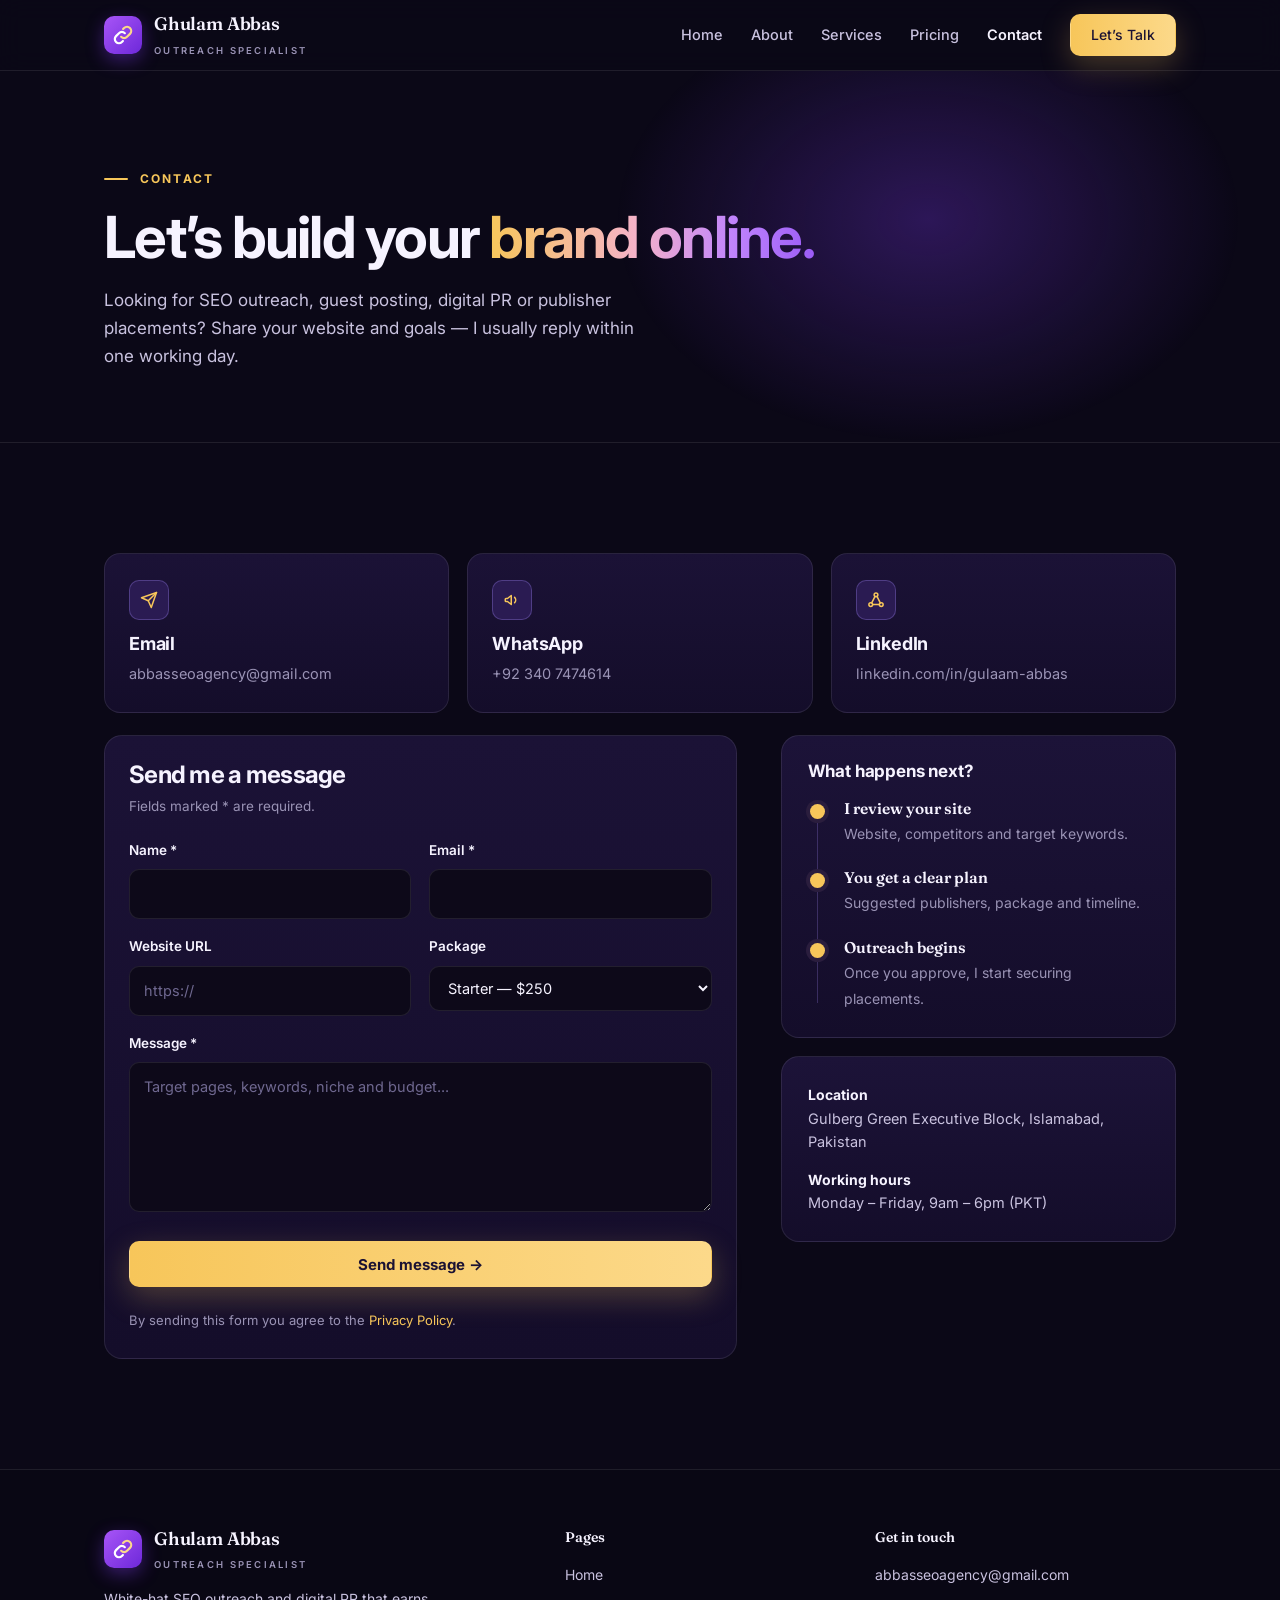
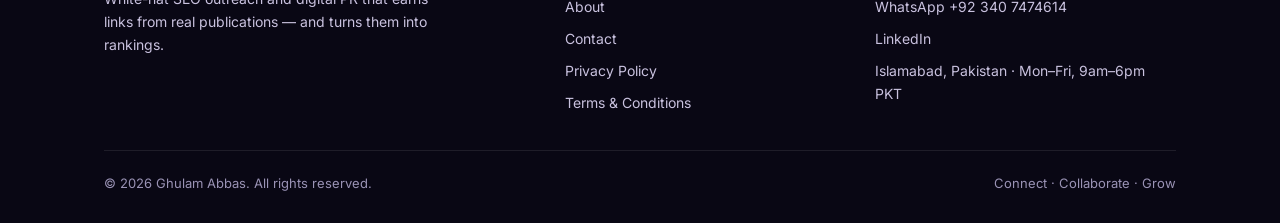
<file: contact.html>
<!DOCTYPE html>
<html lang="en">
<head>
<meta charset="UTF-8">
<meta name="viewport" content="width=device-width, initial-scale=1">
<title>Contact Ghulam Abbas | SEO Outreach &amp; Link Building</title>
<meta name="description" content="Contact Ghulam Abbas for SEO outreach, guest posting, digital PR and publisher placements. Email, WhatsApp or send a message — replies within one working day.">
<link rel="canonical" href="https://ghulamabbas-seo.github.io/contact.html">
<meta property="og:type" content="website">
<meta property="og:site_name" content="Ghulam Abbas">
<meta property="og:title" content="Contact Ghulam Abbas | SEO Outreach &amp; Link Building">
<meta property="og:description" content="Contact Ghulam Abbas for SEO outreach, guest posting, digital PR and publisher placements. Email, WhatsApp or send a message — replies within one working day.">
<meta property="og:url" content="https://ghulamabbas-seo.github.io/contact.html">
<meta property="og:image" content="https://ghulamabbas-seo.github.io/ghulam-abbas.jpg">
<meta name="twitter:card" content="summary_large_image">
<meta name="theme-color" content="#0b0817">
<link rel="icon" href="favicon.svg" type="image/svg+xml">
<link rel="preconnect" href="https://fonts.googleapis.com">
<link rel="preconnect" href="https://fonts.gstatic.com" crossorigin>
<link href="https://fonts.googleapis.com/css2?family=Fraunces:opsz,wght@9..144,600;9..144,700&family=Inter:wght@400;500;600;700;800&display=swap" rel="stylesheet">
<link rel="stylesheet" href="style.css">
<script type="application/ld+json">[{"@context": "https://schema.org", "@type": "Person", "name": "Ghulam Abbas", "jobTitle": "SEO Outreach & Digital PR Specialist", "url": "https://ghulamabbas-seo.github.io/", "image": "https://ghulamabbas-seo.github.io/ghulam-abbas.jpg", "email": "mailto:abbasseoagency@gmail.com", "telephone": "+923407474614", "address": {"@type": "PostalAddress", "streetAddress": "Gulberg Green Executive Block", "addressLocality": "Islamabad", "addressCountry": "PK"}, "sameAs": ["https://www.linkedin.com/in/gulaam-abbas/"], "knowsAbout": ["SEO Outreach", "Link Building", "Guest Posting", "Digital PR", "HARO", "SaaS Link Building", "On-Page SEO"]}]</script>
</head>
<body>
<header class="site-head" id="top">
  <div class="wrap nav">
    <a class="brand" href="index.html" aria-label="Ghulam Abbas home"><span class="brand-mark"><svg width="22" height="22" viewBox="0 0 24 24" fill="none" stroke-width="2.4" stroke-linecap="round" aria-hidden="true"><path d="M10 14a4.5 4.5 0 0 0 6.4 0l3.2-3.2a4.5 4.5 0 0 0-6.4-6.4l-1.1 1.1" stroke="#fcd98a"/><path d="M14 10a4.5 4.5 0 0 0-6.4 0l-3.2 3.2a4.5 4.5 0 0 0 6.4 6.4l1.1-1.1" stroke="#fff"/></svg></span><span><span class="brand-name">Ghulam Abbas</span><small>OUTREACH SPECIALIST</small></span></a>
    <button class="burger" aria-label="Open menu" aria-expanded="false"><svg width="22" height="22" viewBox="0 0 24 24" fill="none" stroke="currentColor" stroke-width="2"><path d="M4 7h16M4 12h16M4 17h16"/></svg></button>
    <nav class="menu" aria-label="Main"><a href="index.html">Home</a><a href="about.html">About</a><a href="index.html#services">Services</a><a href="index.html#pricing">Pricing</a><a href="contact.html" class="active" aria-current="page">Contact</a><a class="btn btn-y" href="contact.html">Let’s Talk</a></nav>
  </div>
</header>
<main>
<section class="page-hero"><div class="wrap">
  <div class="kicker">Contact</div>
  <h1>Let’s build your <span class="grad">brand online.</span></h1>
  <p>Looking for SEO outreach, guest posting, digital PR or publisher placements? Share your website and goals — I usually reply within one working day.</p>
</div></section>
<section class="band"><div class="wrap">
  <div class="contact-cards">
    <a class="card" href="mailto:abbasseoagency@gmail.com"><span class="ico"><svg viewBox="0 0 24 24" fill="none" stroke="currentColor" stroke-width="2" stroke-linecap="round" stroke-linejoin="round" aria-hidden="true"><path d="M22 2 11 13"/><path d="M22 2 15 22l-4-9-9-4z"/></svg></span><h3>Email</h3><p>abbasseoagency@gmail.com</p></a>
    <a class="card" href="https://wa.me/923407474614?text=Hi%20Ghulam%2C%20I%20found%20your%20website%20and%20would%20like%20to%20discuss%20SEO%20outreach." target="_blank" rel="noopener"><span class="ico"><svg viewBox="0 0 24 24" fill="none" stroke="currentColor" stroke-width="2" stroke-linecap="round" stroke-linejoin="round" aria-hidden="true"><path d="M3 11v2a1 1 0 0 0 1 1h2l5 4V6L6 10H4a1 1 0 0 0-1 1z"/><path d="M15.5 8.5a5 5 0 0 1 0 7"/></svg></span><h3>WhatsApp</h3><p>+92 340 7474614</p></a>
    <a class="card" href="https://www.linkedin.com/in/gulaam-abbas/" target="_blank" rel="noopener"><span class="ico"><svg viewBox="0 0 24 24" fill="none" stroke="currentColor" stroke-width="2" stroke-linecap="round" stroke-linejoin="round" aria-hidden="true"><circle cx="12" cy="5" r="2.5"/><circle cx="5" cy="18" r="2.5"/><circle cx="19" cy="18" r="2.5"/><path d="m10.7 7.2-4.4 8.6M13.3 7.2l4.4 8.6M7.5 18h9"/></svg></span><h3>LinkedIn</h3><p>linkedin.com/in/gulaam-abbas</p></a>
  </div>
  <div class="contact-grid">
    <form class="form js-contact" novalidate>
      <h3>Send me a message</h3>
      <p class="note">Fields marked * are required.</p>
      <div class="fields">
        <div class="field"><label for="c-name">Name *</label><input id="c-name" name="Name" required autocomplete="name"></div>
        <div class="field"><label for="c-email">Email *</label><input id="c-email" name="Email" type="email" required autocomplete="email"></div>
        <div class="field"><label for="c-site">Website URL</label><input id="c-site" name="Website" type="url" placeholder="https://"></div>
        <div class="field"><label for="c-package">Package</label><select id="c-package" name="Package"><option>Starter — $250</option><option>Growth — $650</option><option>Premium — $1,200</option><option>Custom / agency plan</option></select></div>
        <div class="field full"><label for="c-msg">Message *</label><textarea id="c-msg" name="Message" required placeholder="Target pages, keywords, niche and budget..."></textarea></div>
      </div>
      <input type="text" name="_honey" tabindex="-1" autocomplete="off" aria-hidden="true" style="position:absolute;left:-9999px;width:1px;height:1px;opacity:0">
      <button class="btn btn-y" type="submit">Send message →</button>
      <p class="form-msg" role="status"></p>
      <p class="legal">By sending this form you agree to the <a href="privacy-policy.html">Privacy Policy</a>.</p>
    </form>
    <aside class="side">
      <div class="panel"><h3>What happens next?</h3><ol class="timeline">
        <li><b>I review your site</b><span>Website, competitors and target keywords.</span></li>
        <li><b>You get a clear plan</b><span>Suggested publishers, package and timeline.</span></li>
        <li><b>Outreach begins</b><span>Once you approve, I start securing placements.</span></li>
      </ol></div>
      <div class="panel"><dl><dt>Location</dt><dd>Gulberg Green Executive Block, Islamabad, Pakistan</dd><dt>Working hours</dt><dd>Monday – Friday, 9am – 6pm (PKT)</dd></dl></div>
    </aside>
  </div>
</div></section>
</main>
<footer class="site-foot">
  <div class="wrap">
    <div class="foot-grid">
      <div><a class="brand" href="index.html" aria-label="Ghulam Abbas home"><span class="brand-mark"><svg width="22" height="22" viewBox="0 0 24 24" fill="none" stroke-width="2.4" stroke-linecap="round" aria-hidden="true"><path d="M10 14a4.5 4.5 0 0 0 6.4 0l3.2-3.2a4.5 4.5 0 0 0-6.4-6.4l-1.1 1.1" stroke="#fcd98a"/><path d="M14 10a4.5 4.5 0 0 0-6.4 0l-3.2 3.2a4.5 4.5 0 0 0 6.4 6.4l1.1-1.1" stroke="#fff"/></svg></span><span><span class="brand-name">Ghulam Abbas</span><small>OUTREACH SPECIALIST</small></span></a><p>White-hat SEO outreach and digital PR that earns links from real publications — and turns them into rankings.</p></div>
      <div><h4>Pages</h4><ul><li><a href="index.html">Home</a></li><li><a href="about.html">About</a></li><li><a href="contact.html">Contact</a></li><li><a href="privacy-policy.html">Privacy Policy</a></li><li><a href="terms-and-conditions.html">Terms &amp; Conditions</a></li></ul></div>
      <div><h4>Get in touch</h4><ul><li><a href="mailto:abbasseoagency@gmail.com">abbasseoagency@gmail.com</a></li><li><a href="https://wa.me/923407474614?text=Hi%20Ghulam%2C%20I%20found%20your%20website%20and%20would%20like%20to%20discuss%20SEO%20outreach." target="_blank" rel="noopener">WhatsApp +92 340 7474614</a></li><li><a href="https://www.linkedin.com/in/gulaam-abbas/" target="_blank" rel="noopener">LinkedIn</a></li><li>Islamabad, Pakistan · Mon–Fri, 9am–6pm PKT</li></ul></div>
    </div>
    <div class="foot-bot"><span>© <span id="year">2026</span> Ghulam Abbas. All rights reserved.</span><span>Connect · Collaborate · Grow</span></div>
  </div>
</footer>
<script src="main.js"></script>
</body>
</html>
</file>
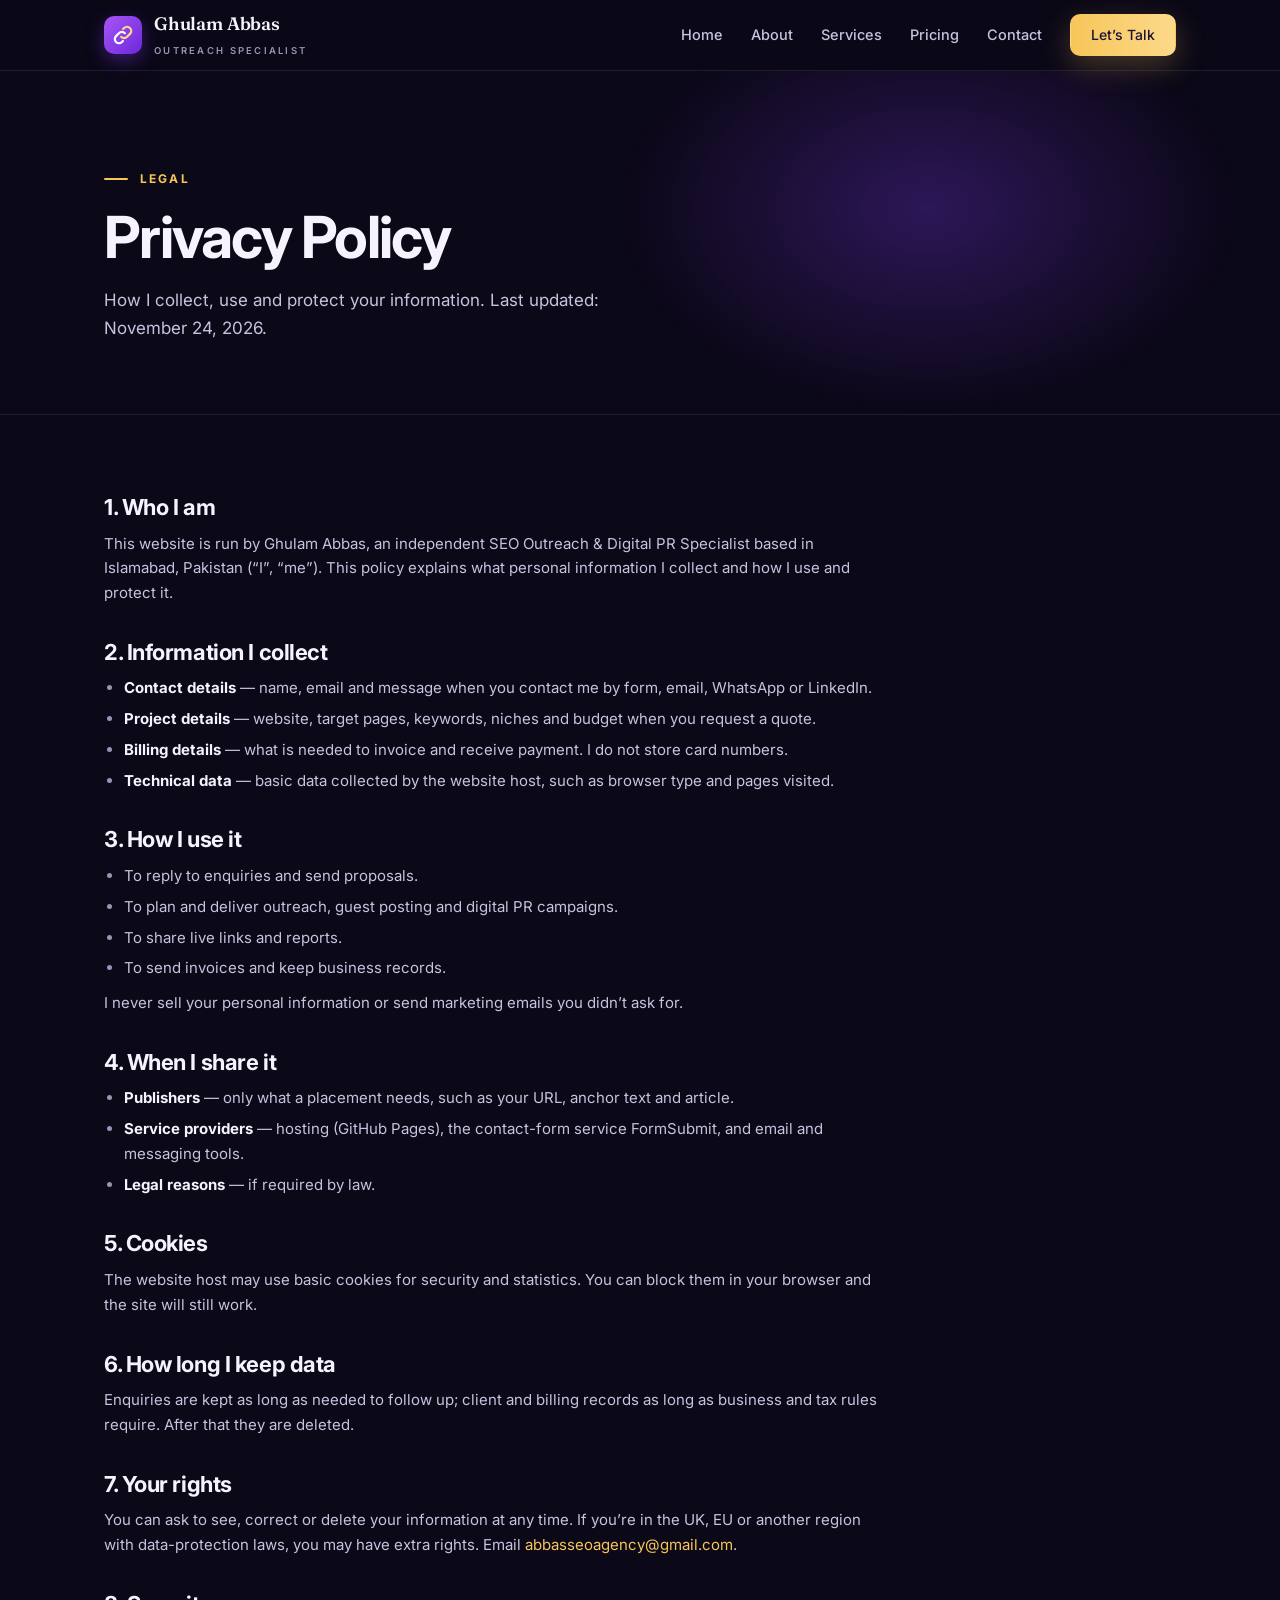
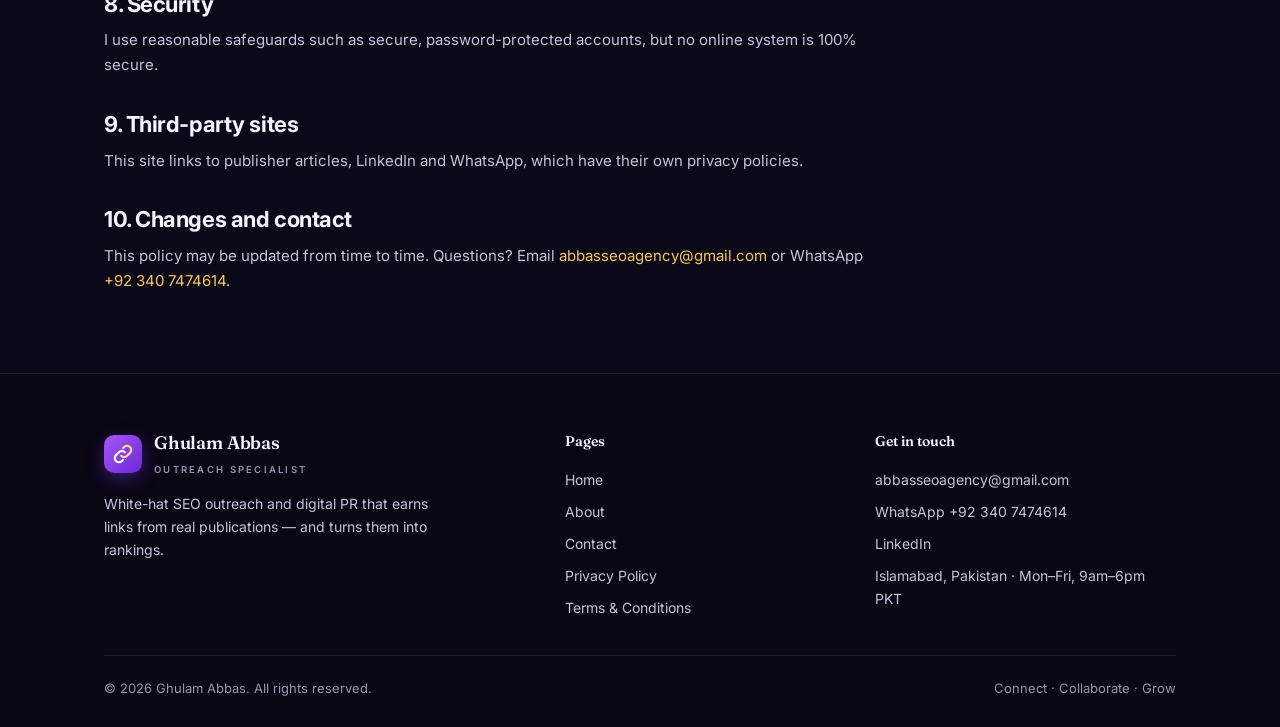
<file: privacy-policy.html>
<!DOCTYPE html>
<html lang="en">
<head>
<meta charset="UTF-8">
<meta name="viewport" content="width=device-width, initial-scale=1">
<title>Privacy Policy | Ghulam Abbas</title>
<meta name="description" content="How Ghulam Abbas collects, uses and protects personal information shared through this website and his SEO outreach services.">
<link rel="canonical" href="https://ghulamabbas-seo.github.io/privacy-policy.html">
<meta property="og:type" content="website">
<meta property="og:site_name" content="Ghulam Abbas">
<meta property="og:title" content="Privacy Policy | Ghulam Abbas">
<meta property="og:description" content="How Ghulam Abbas collects, uses and protects personal information shared through this website and his SEO outreach services.">
<meta property="og:url" content="https://ghulamabbas-seo.github.io/privacy-policy.html">
<meta property="og:image" content="https://ghulamabbas-seo.github.io/ghulam-abbas.jpg">
<meta name="twitter:card" content="summary_large_image">
<meta name="theme-color" content="#0b0817">
<link rel="icon" href="favicon.svg" type="image/svg+xml">
<link rel="preconnect" href="https://fonts.googleapis.com">
<link rel="preconnect" href="https://fonts.gstatic.com" crossorigin>
<link href="https://fonts.googleapis.com/css2?family=Fraunces:opsz,wght@9..144,600;9..144,700&family=Inter:wght@400;500;600;700;800&display=swap" rel="stylesheet">
<link rel="stylesheet" href="style.css">
<script type="application/ld+json">[{"@context": "https://schema.org", "@type": "Person", "name": "Ghulam Abbas", "jobTitle": "SEO Outreach & Digital PR Specialist", "url": "https://ghulamabbas-seo.github.io/", "image": "https://ghulamabbas-seo.github.io/ghulam-abbas.jpg", "email": "mailto:abbasseoagency@gmail.com", "telephone": "+923407474614", "address": {"@type": "PostalAddress", "streetAddress": "Gulberg Green Executive Block", "addressLocality": "Islamabad", "addressCountry": "PK"}, "sameAs": ["https://www.linkedin.com/in/gulaam-abbas/"], "knowsAbout": ["SEO Outreach", "Link Building", "Guest Posting", "Digital PR", "HARO", "SaaS Link Building", "On-Page SEO"]}]</script>
</head>
<body>
<header class="site-head" id="top">
  <div class="wrap nav">
    <a class="brand" href="index.html" aria-label="Ghulam Abbas home"><span class="brand-mark"><svg width="22" height="22" viewBox="0 0 24 24" fill="none" stroke-width="2.4" stroke-linecap="round" aria-hidden="true"><path d="M10 14a4.5 4.5 0 0 0 6.4 0l3.2-3.2a4.5 4.5 0 0 0-6.4-6.4l-1.1 1.1" stroke="#fcd98a"/><path d="M14 10a4.5 4.5 0 0 0-6.4 0l-3.2 3.2a4.5 4.5 0 0 0 6.4 6.4l1.1-1.1" stroke="#fff"/></svg></span><span><span class="brand-name">Ghulam Abbas</span><small>OUTREACH SPECIALIST</small></span></a>
    <button class="burger" aria-label="Open menu" aria-expanded="false"><svg width="22" height="22" viewBox="0 0 24 24" fill="none" stroke="currentColor" stroke-width="2"><path d="M4 7h16M4 12h16M4 17h16"/></svg></button>
    <nav class="menu" aria-label="Main"><a href="index.html">Home</a><a href="about.html">About</a><a href="index.html#services">Services</a><a href="index.html#pricing">Pricing</a><a href="contact.html">Contact</a><a class="btn btn-y" href="contact.html">Let’s Talk</a></nav>
  </div>
</header>
<main>
<section class="page-hero"><div class="wrap">
  <div class="kicker">Legal</div>
  <h1>Privacy Policy</h1>
  <p>How I collect, use and protect your information. Last updated: November 24, 2026.</p>
</div></section>
<div class="wrap"><article class="doc"><h2>1. Who I am</h2><p>This website is run by Ghulam Abbas, an independent SEO Outreach &amp; Digital PR Specialist based in Islamabad, Pakistan (“I”, “me”). This policy explains what personal information I collect and how I use and protect it.</p>
<h2>2. Information I collect</h2><ul><li><strong>Contact details</strong> — name, email and message when you contact me by form, email, WhatsApp or LinkedIn.</li><li><strong>Project details</strong> — website, target pages, keywords, niches and budget when you request a quote.</li><li><strong>Billing details</strong> — what is needed to invoice and receive payment. I do not store card numbers.</li><li><strong>Technical data</strong> — basic data collected by the website host, such as browser type and pages visited.</li></ul>
<h2>3. How I use it</h2><ul><li>To reply to enquiries and send proposals.</li><li>To plan and deliver outreach, guest posting and digital PR campaigns.</li><li>To share live links and reports.</li><li>To send invoices and keep business records.</li></ul><p>I never sell your personal information or send marketing emails you didn’t ask for.</p>
<h2>4. When I share it</h2><ul><li><strong>Publishers</strong> — only what a placement needs, such as your URL, anchor text and article.</li><li><strong>Service providers</strong> — hosting (GitHub Pages), the contact-form service FormSubmit, and email and messaging tools.</li><li><strong>Legal reasons</strong> — if required by law.</li></ul>
<h2>5. Cookies</h2><p>The website host may use basic cookies for security and statistics. You can block them in your browser and the site will still work.</p>
<h2>6. How long I keep data</h2><p>Enquiries are kept as long as needed to follow up; client and billing records as long as business and tax rules require. After that they are deleted.</p>
<h2>7. Your rights</h2><p>You can ask to see, correct or delete your information at any time. If you’re in the UK, EU or another region with data-protection laws, you may have extra rights. Email <a href="mailto:abbasseoagency@gmail.com">abbasseoagency@gmail.com</a>.</p>
<h2>8. Security</h2><p>I use reasonable safeguards such as secure, password-protected accounts, but no online system is 100% secure.</p>
<h2>9. Third-party sites</h2><p>This site links to publisher articles, LinkedIn and WhatsApp, which have their own privacy policies.</p>
<h2>10. Changes and contact</h2><p>This policy may be updated from time to time. Questions? Email <a href="mailto:abbasseoagency@gmail.com">abbasseoagency@gmail.com</a> or WhatsApp <a href="https://wa.me/923407474614?text=Hi%20Ghulam%2C%20I%20found%20your%20website%20and%20would%20like%20to%20discuss%20SEO%20outreach." target="_blank" rel="noopener">+92 340 7474614</a>.</p></article></div>
</main>
<footer class="site-foot">
  <div class="wrap">
    <div class="foot-grid">
      <div><a class="brand" href="index.html" aria-label="Ghulam Abbas home"><span class="brand-mark"><svg width="22" height="22" viewBox="0 0 24 24" fill="none" stroke-width="2.4" stroke-linecap="round" aria-hidden="true"><path d="M10 14a4.5 4.5 0 0 0 6.4 0l3.2-3.2a4.5 4.5 0 0 0-6.4-6.4l-1.1 1.1" stroke="#fcd98a"/><path d="M14 10a4.5 4.5 0 0 0-6.4 0l-3.2 3.2a4.5 4.5 0 0 0 6.4 6.4l1.1-1.1" stroke="#fff"/></svg></span><span><span class="brand-name">Ghulam Abbas</span><small>OUTREACH SPECIALIST</small></span></a><p>White-hat SEO outreach and digital PR that earns links from real publications — and turns them into rankings.</p></div>
      <div><h4>Pages</h4><ul><li><a href="index.html">Home</a></li><li><a href="about.html">About</a></li><li><a href="contact.html">Contact</a></li><li><a href="privacy-policy.html">Privacy Policy</a></li><li><a href="terms-and-conditions.html">Terms &amp; Conditions</a></li></ul></div>
      <div><h4>Get in touch</h4><ul><li><a href="mailto:abbasseoagency@gmail.com">abbasseoagency@gmail.com</a></li><li><a href="https://wa.me/923407474614?text=Hi%20Ghulam%2C%20I%20found%20your%20website%20and%20would%20like%20to%20discuss%20SEO%20outreach." target="_blank" rel="noopener">WhatsApp +92 340 7474614</a></li><li><a href="https://www.linkedin.com/in/gulaam-abbas/" target="_blank" rel="noopener">LinkedIn</a></li><li>Islamabad, Pakistan · Mon–Fri, 9am–6pm PKT</li></ul></div>
    </div>
    <div class="foot-bot"><span>© <span id="year">2026</span> Ghulam Abbas. All rights reserved.</span><span>Connect · Collaborate · Grow</span></div>
  </div>
</footer>
<script src="main.js"></script>
</body>
</html>
</file>
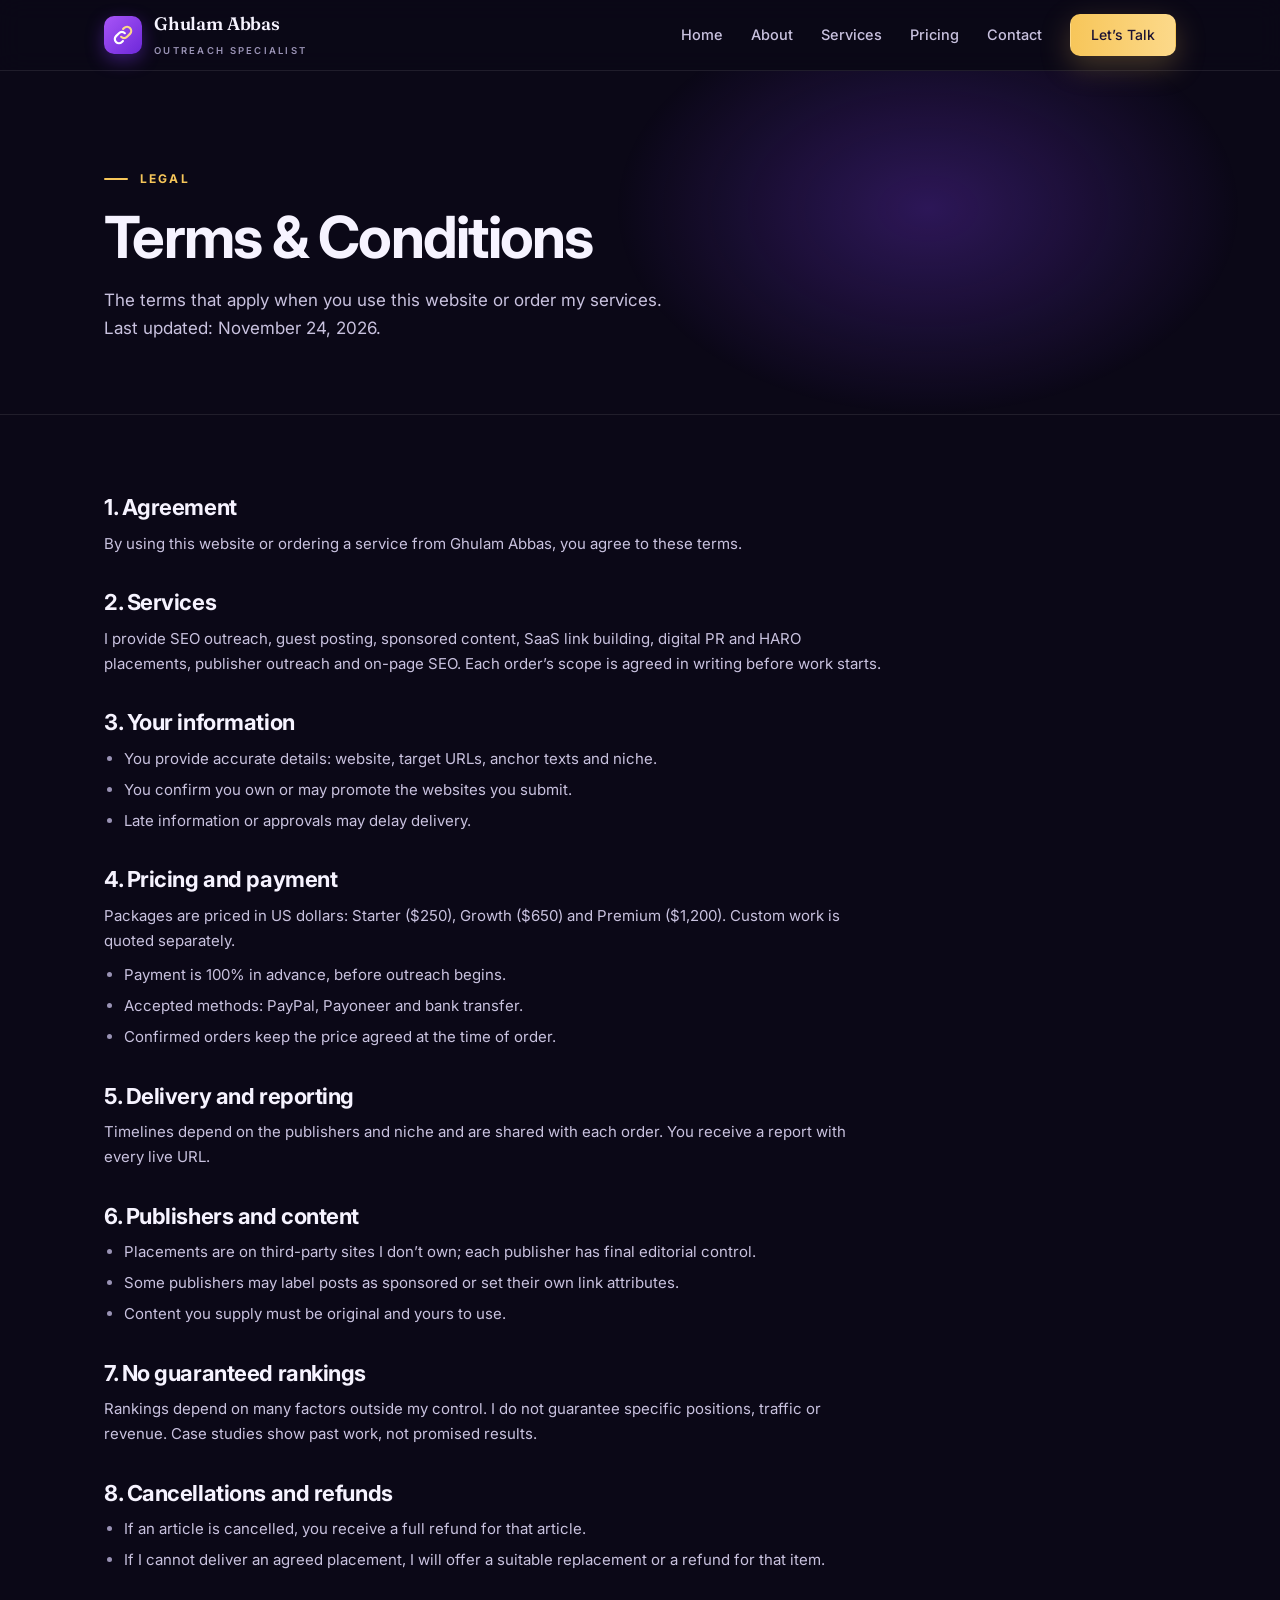
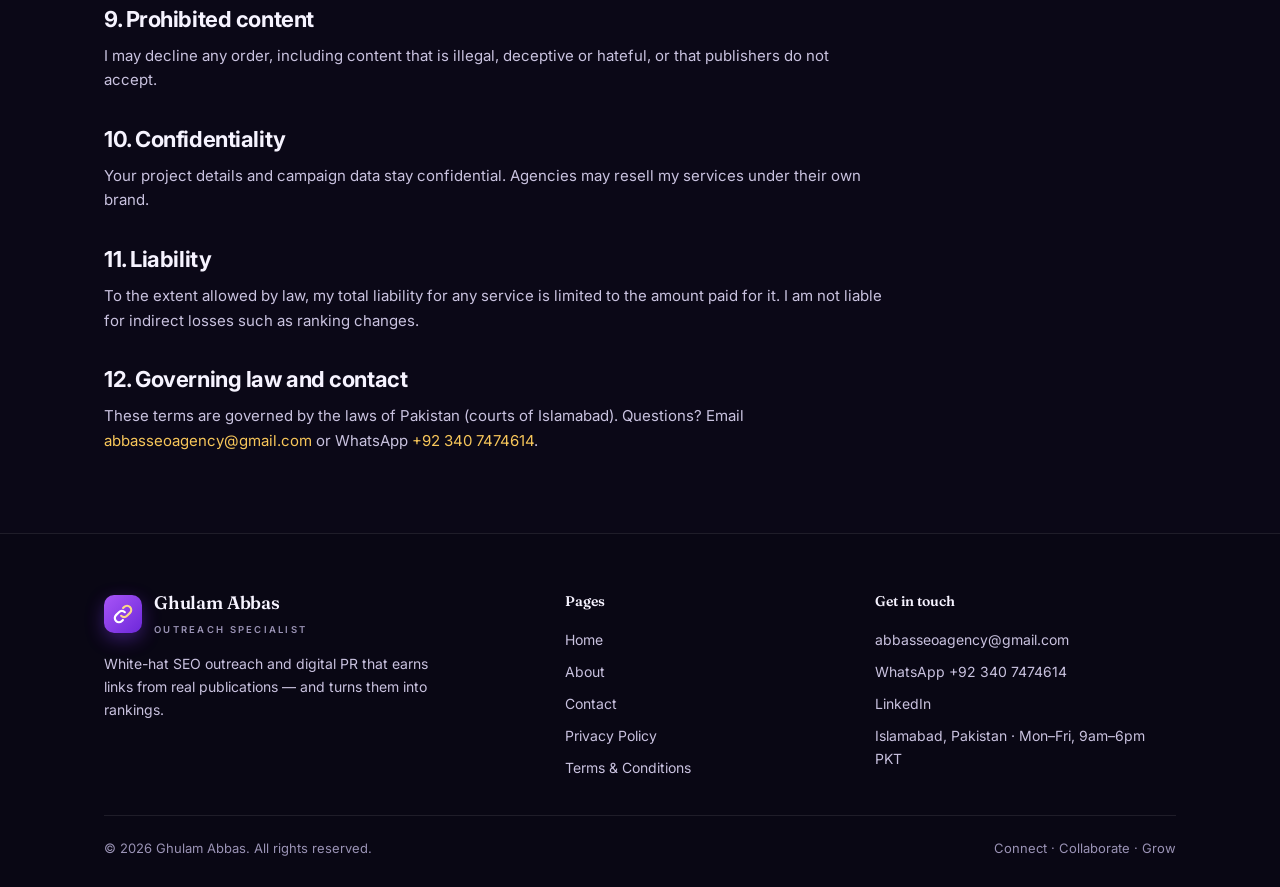
<file: terms-and-conditions.html>
<!DOCTYPE html>
<html lang="en">
<head>
<meta charset="UTF-8">
<meta name="viewport" content="width=device-width, initial-scale=1">
<title>Terms &amp; Conditions | Ghulam Abbas</title>
<meta name="description" content="Terms & Conditions for SEO outreach, guest posting and digital PR services ordered from Ghulam Abbas: pricing, payment, delivery and refunds.">
<link rel="canonical" href="https://ghulamabbas-seo.github.io/terms-and-conditions.html">
<meta property="og:type" content="website">
<meta property="og:site_name" content="Ghulam Abbas">
<meta property="og:title" content="Terms &amp; Conditions | Ghulam Abbas">
<meta property="og:description" content="Terms & Conditions for SEO outreach, guest posting and digital PR services ordered from Ghulam Abbas: pricing, payment, delivery and refunds.">
<meta property="og:url" content="https://ghulamabbas-seo.github.io/terms-and-conditions.html">
<meta property="og:image" content="https://ghulamabbas-seo.github.io/ghulam-abbas.jpg">
<meta name="twitter:card" content="summary_large_image">
<meta name="theme-color" content="#0b0817">
<link rel="icon" href="favicon.svg" type="image/svg+xml">
<link rel="preconnect" href="https://fonts.googleapis.com">
<link rel="preconnect" href="https://fonts.gstatic.com" crossorigin>
<link href="https://fonts.googleapis.com/css2?family=Fraunces:opsz,wght@9..144,600;9..144,700&family=Inter:wght@400;500;600;700;800&display=swap" rel="stylesheet">
<link rel="stylesheet" href="style.css">
<script type="application/ld+json">[{"@context": "https://schema.org", "@type": "Person", "name": "Ghulam Abbas", "jobTitle": "SEO Outreach & Digital PR Specialist", "url": "https://ghulamabbas-seo.github.io/", "image": "https://ghulamabbas-seo.github.io/ghulam-abbas.jpg", "email": "mailto:abbasseoagency@gmail.com", "telephone": "+923407474614", "address": {"@type": "PostalAddress", "streetAddress": "Gulberg Green Executive Block", "addressLocality": "Islamabad", "addressCountry": "PK"}, "sameAs": ["https://www.linkedin.com/in/gulaam-abbas/"], "knowsAbout": ["SEO Outreach", "Link Building", "Guest Posting", "Digital PR", "HARO", "SaaS Link Building", "On-Page SEO"]}]</script>
</head>
<body>
<header class="site-head" id="top">
  <div class="wrap nav">
    <a class="brand" href="index.html" aria-label="Ghulam Abbas home"><span class="brand-mark"><svg width="22" height="22" viewBox="0 0 24 24" fill="none" stroke-width="2.4" stroke-linecap="round" aria-hidden="true"><path d="M10 14a4.5 4.5 0 0 0 6.4 0l3.2-3.2a4.5 4.5 0 0 0-6.4-6.4l-1.1 1.1" stroke="#fcd98a"/><path d="M14 10a4.5 4.5 0 0 0-6.4 0l-3.2 3.2a4.5 4.5 0 0 0 6.4 6.4l1.1-1.1" stroke="#fff"/></svg></span><span><span class="brand-name">Ghulam Abbas</span><small>OUTREACH SPECIALIST</small></span></a>
    <button class="burger" aria-label="Open menu" aria-expanded="false"><svg width="22" height="22" viewBox="0 0 24 24" fill="none" stroke="currentColor" stroke-width="2"><path d="M4 7h16M4 12h16M4 17h16"/></svg></button>
    <nav class="menu" aria-label="Main"><a href="index.html">Home</a><a href="about.html">About</a><a href="index.html#services">Services</a><a href="index.html#pricing">Pricing</a><a href="contact.html">Contact</a><a class="btn btn-y" href="contact.html">Let’s Talk</a></nav>
  </div>
</header>
<main>
<section class="page-hero"><div class="wrap">
  <div class="kicker">Legal</div>
  <h1>Terms &amp; Conditions</h1>
  <p>The terms that apply when you use this website or order my services. Last updated: November 24, 2026.</p>
</div></section>
<div class="wrap"><article class="doc"><h2>1. Agreement</h2><p>By using this website or ordering a service from Ghulam Abbas, you agree to these terms.</p>
<h2>2. Services</h2><p>I provide SEO outreach, guest posting, sponsored content, SaaS link building, digital PR and HARO placements, publisher outreach and on-page SEO. Each order’s scope is agreed in writing before work starts.</p>
<h2>3. Your information</h2><ul><li>You provide accurate details: website, target URLs, anchor texts and niche.</li><li>You confirm you own or may promote the websites you submit.</li><li>Late information or approvals may delay delivery.</li></ul>
<h2>4. Pricing and payment</h2><p>Packages are priced in US dollars: Starter ($250), Growth ($650) and Premium ($1,200). Custom work is quoted separately.</p><ul><li>Payment is 100% in advance, before outreach begins.</li><li>Accepted methods: PayPal, Payoneer and bank transfer.</li><li>Confirmed orders keep the price agreed at the time of order.</li></ul>
<h2>5. Delivery and reporting</h2><p>Timelines depend on the publishers and niche and are shared with each order. You receive a report with every live URL.</p>
<h2>6. Publishers and content</h2><ul><li>Placements are on third-party sites I don’t own; each publisher has final editorial control.</li><li>Some publishers may label posts as sponsored or set their own link attributes.</li><li>Content you supply must be original and yours to use.</li></ul>
<h2>7. No guaranteed rankings</h2><p>Rankings depend on many factors outside my control. I do not guarantee specific positions, traffic or revenue. Case studies show past work, not promised results.</p>
<h2>8. Cancellations and refunds</h2><ul><li>If an article is cancelled, you receive a full refund for that article.</li><li>If I cannot deliver an agreed placement, I will offer a suitable replacement or a refund for that item.</li></ul>
<h2>9. Prohibited content</h2><p>I may decline any order, including content that is illegal, deceptive or hateful, or that publishers do not accept.</p>
<h2>10. Confidentiality</h2><p>Your project details and campaign data stay confidential. Agencies may resell my services under their own brand.</p>
<h2>11. Liability</h2><p>To the extent allowed by law, my total liability for any service is limited to the amount paid for it. I am not liable for indirect losses such as ranking changes.</p>
<h2>12. Governing law and contact</h2><p>These terms are governed by the laws of Pakistan (courts of Islamabad). Questions? Email <a href="mailto:abbasseoagency@gmail.com">abbasseoagency@gmail.com</a> or WhatsApp <a href="https://wa.me/923407474614?text=Hi%20Ghulam%2C%20I%20found%20your%20website%20and%20would%20like%20to%20discuss%20SEO%20outreach." target="_blank" rel="noopener">+92 340 7474614</a>.</p></article></div>
</main>
<footer class="site-foot">
  <div class="wrap">
    <div class="foot-grid">
      <div><a class="brand" href="index.html" aria-label="Ghulam Abbas home"><span class="brand-mark"><svg width="22" height="22" viewBox="0 0 24 24" fill="none" stroke-width="2.4" stroke-linecap="round" aria-hidden="true"><path d="M10 14a4.5 4.5 0 0 0 6.4 0l3.2-3.2a4.5 4.5 0 0 0-6.4-6.4l-1.1 1.1" stroke="#fcd98a"/><path d="M14 10a4.5 4.5 0 0 0-6.4 0l-3.2 3.2a4.5 4.5 0 0 0 6.4 6.4l1.1-1.1" stroke="#fff"/></svg></span><span><span class="brand-name">Ghulam Abbas</span><small>OUTREACH SPECIALIST</small></span></a><p>White-hat SEO outreach and digital PR that earns links from real publications — and turns them into rankings.</p></div>
      <div><h4>Pages</h4><ul><li><a href="index.html">Home</a></li><li><a href="about.html">About</a></li><li><a href="contact.html">Contact</a></li><li><a href="privacy-policy.html">Privacy Policy</a></li><li><a href="terms-and-conditions.html">Terms &amp; Conditions</a></li></ul></div>
      <div><h4>Get in touch</h4><ul><li><a href="mailto:abbasseoagency@gmail.com">abbasseoagency@gmail.com</a></li><li><a href="https://wa.me/923407474614?text=Hi%20Ghulam%2C%20I%20found%20your%20website%20and%20would%20like%20to%20discuss%20SEO%20outreach." target="_blank" rel="noopener">WhatsApp +92 340 7474614</a></li><li><a href="https://www.linkedin.com/in/gulaam-abbas/" target="_blank" rel="noopener">LinkedIn</a></li><li>Islamabad, Pakistan · Mon–Fri, 9am–6pm PKT</li></ul></div>
    </div>
    <div class="foot-bot"><span>© <span id="year">2026</span> Ghulam Abbas. All rights reserved.</span><span>Connect · Collaborate · Grow</span></div>
  </div>
</footer>
<script src="main.js"></script>
</body>
</html>
</file>
<file: style.css>
:root{
  --bg:#0b0817; --bg-2:#120c26; --card:#191132; --card-2:#1e1540; --line:rgba(255,255,255,.09); --line-2:rgba(167,139,250,.28);
  --text:#c9c2df; --muted:#9a93b5; --white:#f6f3ff; --purple:#7c3aed; --purple-2:#a855f7; --purple-d:#4c1d95;
  --yellow:#f7c65a; --yellow-2:#fcd98a; --pink:#f0abfc;
  --grad:linear-gradient(90deg,#f7c65a 0%,#f5b3c8 45%,#c084fc 75%,#9b5cf6 100%);
  --serif:'Fraunces',Georgia,'Times New Roman',serif;
}
*{box-sizing:border-box;margin:0;padding:0;min-width:0}
html{scroll-behavior:smooth;scroll-padding-top:84px}
body{font-family:'Inter',system-ui,sans-serif;color:var(--text);background:var(--bg);line-height:1.65;font-size:16px;-webkit-font-smoothing:antialiased;overflow-x:clip}
h1,h2,h3{font-family:'Inter',system-ui,sans-serif;color:var(--white);line-height:1.12;letter-spacing:-.03em;font-weight:700}
a{color:inherit;text-decoration:none}
img{max-width:100%;display:block}
.wrap{max-width:1120px;margin:0 auto;padding:0 24px}
.grad{background:var(--grad);-webkit-background-clip:text;background-clip:text;color:transparent}
.kicker{display:inline-flex;align-items:center;gap:12px;font-size:12px;font-weight:700;letter-spacing:.18em;text-transform:uppercase;color:var(--yellow);margin-bottom:16px}
.kicker::before{content:"";width:24px;height:2px;background:var(--yellow);border-radius:2px}
.center{text-align:center}
.sub{color:var(--muted);max-width:600px;font-size:17px}
.center .sub{margin-inline:auto}
section.band{padding:clamp(72px,9vw,110px) 0}
.alt{background:var(--bg-2)}
h2.title{font-size:clamp(30px,4.2vw,46px);margin-bottom:14px}
.head{margin-bottom:48px}

/* Buttons */
.btn{display:inline-flex;align-items:center;justify-content:center;gap:8px;min-height:46px;padding:11px 22px;border-radius:10px;font-weight:700;font-size:15px;transition:.2s;border:1px solid transparent;cursor:pointer;font-family:inherit;color:var(--white)}
.btn-y{background:linear-gradient(90deg,var(--yellow),var(--yellow-2));color:#1b1233;box-shadow:0 10px 30px rgba(247,198,90,.25)}
.btn-y:hover{transform:translateY(-1px);box-shadow:0 14px 34px rgba(247,198,90,.35)}
.btn-d{background:#120c24;border-color:var(--line)}
.btn-d:hover{border-color:var(--line-2);background:#1a1233}
.btn-v{background:rgba(76,29,149,.55);border-color:rgba(167,139,250,.35)}
.btn-v:hover{background:rgba(76,29,149,.8)}
.btn:focus-visible,a:focus-visible,input:focus-visible,select:focus-visible,textarea:focus-visible,summary:focus-visible,button:focus-visible{outline:3px solid var(--yellow);outline-offset:2px}

/* Header */
.site-head{position:sticky;top:0;z-index:60;background:rgba(11,8,23,.88);backdrop-filter:blur(12px);-webkit-backdrop-filter:blur(12px);border-bottom:1px solid var(--line)}
.nav{display:flex;align-items:center;justify-content:space-between;height:70px;gap:20px}
.brand{display:flex;align-items:center;gap:12px}
.brand-mark{width:38px;height:38px;border-radius:10px;background:linear-gradient(135deg,#a855f7,#6d28d9);display:grid;place-items:center;flex:none;box-shadow:0 6px 18px rgba(124,58,237,.4)}
.brand-name{font-family:var(--serif);font-weight:600;font-size:18px;color:var(--white);line-height:1;letter-spacing:-.01em}
.brand small{display:block;font-size:9.5px;font-weight:600;letter-spacing:.24em;color:var(--muted);margin-top:5px}
.menu{display:flex;align-items:center;gap:28px}
.menu a{font-size:14.5px;font-weight:500;color:var(--text)}
.menu a:hover,.menu a.active{color:var(--white)}
.menu a.active{font-weight:600}
.menu .btn{color:#1b1233;min-height:40px;padding:8px 20px;font-size:14px}
.burger{display:none;width:44px;height:44px;border:1px solid var(--line);background:#120c24;border-radius:10px;cursor:pointer;color:var(--white);place-items:center}

/* Hero */
.hero{position:relative;padding:clamp(60px,8vw,96px) 0 clamp(56px,7vw,80px);overflow:hidden;isolation:isolate}
.hero::before{content:"";position:absolute;z-index:-1;right:-10%;top:-20%;width:70%;height:120%;background:radial-gradient(closest-side,rgba(124,58,237,.38),transparent 75%)}
.hero::after{content:"";position:absolute;z-index:-1;left:-14%;bottom:8%;width:36%;height:60%;background:radial-gradient(closest-side,rgba(247,198,90,.12),transparent 75%)}
.hero-grid{display:grid;grid-template-columns:minmax(0,1.15fr) minmax(0,.85fr);gap:56px;align-items:center}
.hero h1{font-size:clamp(44px,6.4vw,74px);margin-bottom:22px;letter-spacing:-.035em}
.hero .lead{font-size:clamp(17px,1.5vw,19px);color:var(--text);max-width:520px;margin-bottom:24px}
.chips{display:flex;flex-wrap:wrap;gap:10px;margin-bottom:30px}
.chips span{border:1px solid var(--line);background:rgba(255,255,255,.03);border-radius:999px;padding:7px 15px;font-size:13px;font-weight:500;color:var(--text)}
.cta{display:flex;flex-wrap:wrap;gap:12px}
.portrait{position:relative;justify-self:end;width:min(300px,100%);padding:12px;border:1px dashed rgba(167,139,250,.35);border-radius:22px;box-shadow:0 30px 80px rgba(124,58,237,.35)}
.portrait img{width:100%;height:auto;aspect-ratio:5/6;object-fit:cover;object-position:center 18%;border-radius:14px}
.badge{position:absolute;background:rgba(18,12,36,.92);border:1px solid var(--line-2);border-radius:12px;padding:9px 13px;line-height:1.25;box-shadow:0 10px 30px rgba(0,0,0,.35)}
.badge b{display:block;font-family:var(--serif);font-size:18px;color:var(--white);font-weight:600}
.badge span{font-size:11.5px;color:var(--text)}
.badge.b1{top:36px;right:-22px}
.badge.b2{bottom:40px;left:-34px}

/* Stats */
.stats{display:grid;grid-template-columns:repeat(4,1fr);border:1px solid var(--line);border-radius:18px;background:linear-gradient(180deg,#140d2a,#100a22);margin-top:clamp(44px,6vw,64px);overflow:hidden}
.stats div{padding:24px 24px 22px;border-left:1px solid var(--line)}
.stats div:first-child{border-left:0}
.stats b{display:block;font-family:var(--serif);font-weight:600;font-size:clamp(28px,3vw,34px);color:var(--yellow);line-height:1.1}
.stats span{font-size:14px;color:var(--text)}

/* Logos */
.logos{padding:30px 0 10px;text-align:center}
.logos p{font-size:11px;font-weight:700;letter-spacing:.24em;color:var(--muted);margin-bottom:16px}
.logos ul{list-style:none;display:flex;flex-wrap:wrap;justify-content:center;gap:14px 36px}
.logos li{font-family:var(--serif);font-weight:600;font-size:16px;color:#bdb6d6}

/* Two-col intro */
.split{display:grid;grid-template-columns:minmax(0,1.1fr) minmax(0,.9fr);gap:56px;align-items:start}
.split h2{font-size:clamp(30px,3.8vw,40px);margin-bottom:20px}
.split p{margin-bottom:16px;color:var(--text)}
.split p strong{color:var(--white)}
.panel{background:linear-gradient(180deg,#1c1338,#140d2a);border:1px solid var(--line);border-radius:18px;padding:26px 26px}
.panel h3{font-size:17px;margin-bottom:14px;letter-spacing:-.01em}
.ticks{list-style:none;display:grid;gap:12px}
.ticks li{display:flex;gap:12px;align-items:center;font-size:14.5px;color:#e4def5}
.ticks li::before{content:"";flex:none;width:20px;height:20px;border-radius:50%;background:#3a2a1c url("data:image/svg+xml,%3Csvg xmlns='http://www.w3.org/2000/svg' viewBox='0 0 24 24' fill='none' stroke='%23f7c65a' stroke-width='3.5' stroke-linecap='round' stroke-linejoin='round'%3E%3Cpath d='M5 12.5l4.5 4.5L19 7.5'/%3E%3C/svg%3E") center/11px no-repeat}

/* Cards */
.grid3{display:grid;grid-template-columns:repeat(3,1fr);gap:18px}
.grid4{display:grid;grid-template-columns:repeat(4,1fr);gap:18px}
.card{background:linear-gradient(180deg,#1b1236,#140d2a);border:1px solid var(--line);border-radius:16px;padding:26px 24px;transition:.25s}
.card:hover{border-color:var(--line-2);transform:translateY(-2px)}
.card h3{font-size:17px;margin:14px 0 8px;letter-spacing:-.01em}
.card p{font-size:14.5px;color:var(--muted)}
.num{font-family:var(--serif);font-size:12px;font-weight:600;color:#a78bfa;display:block;margin-bottom:10px}
.ico{width:40px;height:40px;border-radius:10px;background:#2a1b52;border:1px solid rgba(167,139,250,.3);display:grid;place-items:center;color:var(--yellow)}
.ico svg{width:18px;height:18px}
.tags{display:flex;flex-wrap:wrap;justify-content:center;gap:10px;margin-top:40px}
.tags span{border:1px solid rgba(167,139,250,.28);background:#1d1340;border-radius:999px;padding:8px 15px;font-size:13px;font-weight:500;color:#e4def5}

/* Case study */
.case{position:relative;overflow:hidden;background:radial-gradient(120% 120% at 0% 0%,#2a1263 0%,#170e33 55%,#120b28 100%);border:1px solid var(--line);border-radius:22px;padding:clamp(28px,4.5vw,48px)}
.case .big{position:absolute;right:28px;top:-26px;font-family:var(--serif);font-weight:700;font-size:clamp(120px,16vw,190px);line-height:1;color:rgba(255,255,255,.05);pointer-events:none}
.case h2{font-size:clamp(30px,4vw,40px);max-width:620px;margin-bottom:14px}
.case .sub{max-width:620px;margin-bottom:30px;color:var(--text)}
.case-grid{display:grid;grid-template-columns:repeat(3,1fr);gap:18px;padding-bottom:30px;border-bottom:1px solid var(--line);margin-bottom:28px}
.case-grid > div{border:1px solid var(--line);background:rgba(18,11,40,.6);border-radius:16px;padding:24px}
.case-grid h4{font-family:var(--serif);font-size:12px;letter-spacing:.14em;text-transform:uppercase;color:#a78bfa;margin-bottom:14px;font-weight:600}
.case-grid p{font-size:14.5px;color:var(--text)}
.case-grid .res{background:linear-gradient(160deg,#f5c24f,#fcd98a);border:0;color:#2b1d0c}
.case-grid .res h4{color:#3b2a10}
.case-grid .res b{display:block;font-family:var(--serif);font-size:40px;line-height:1;color:#1b1233;margin-bottom:12px}
.case-grid .res p{color:#3b2a10}
.case-shot{margin:0 0 28px}
.case-shot img{width:100%;max-width:800px;height:auto;border-radius:14px;border:1px solid var(--line-2);box-shadow:0 20px 50px rgba(0,0,0,.4)}
.case-shot figcaption{font-size:13px;color:var(--muted);margin-top:10px}

/* Placements */
.pl{display:block}
.pl small{display:block;font-size:11px;font-weight:700;letter-spacing:.16em;text-transform:uppercase;color:var(--yellow);margin-bottom:10px}
.pl strong{font-size:15px;color:var(--white);font-weight:600;line-height:1.45}
.pl strong::after{content:" ↗";font-size:13px;color:var(--text)}
.pl:hover strong{color:var(--yellow-2)}

/* Steps */
.step .n{font-family:var(--serif);font-size:32px;font-weight:600;color:#6d4bc9;line-height:1}
.step h3{margin-top:14px}

/* Pricing */
.plans{display:grid;grid-template-columns:repeat(3,1fr);gap:18px;align-items:stretch}
.plan{position:relative;display:flex;flex-direction:column;background:linear-gradient(180deg,#1b1236,#140d2a);border:1px solid var(--line);border-radius:18px;padding:28px 24px 24px}
.plan h3{font-size:17px;margin-bottom:12px}
.plan .price{font-family:var(--serif);font-weight:600;font-size:42px;color:var(--white);line-height:1;margin-bottom:22px}
.plan ul{list-style:none;display:grid;gap:12px;margin-bottom:26px;flex:1}
.plan li{display:flex;gap:10px;font-size:14.5px;color:var(--text)}
.plan li::before{content:"✓";color:var(--yellow);font-weight:700}
.plan .btn{width:100%}
.plan.pop{border-color:rgba(247,198,90,.6);background:linear-gradient(180deg,#2a1660,#170e33);box-shadow:0 20px 60px rgba(124,58,237,.25)}
.plan.pop .price{color:var(--yellow)}
.pop-tag{position:absolute;top:20px;right:20px;background:var(--yellow);color:#1b1233;font-size:10.5px;font-weight:800;letter-spacing:.04em;padding:5px 10px;border-radius:999px}

/* Testimonials */
.quote .stars{color:var(--yellow);letter-spacing:3px;font-size:15px;margin-bottom:14px}
.quote .stars i{color:#3b2f5e;font-style:normal}
.quote blockquote{font-size:14.5px;color:#e4def5;line-height:1.6;margin-bottom:18px}
.who{display:flex;align-items:center;gap:12px}
.who .av{width:36px;height:36px;border-radius:50%;background:linear-gradient(135deg,#a855f7,#7c3aed);display:grid;place-items:center;font-size:12px;font-weight:700;color:#fff;flex:none}
.who b{display:block;font-size:13.5px;color:var(--white);font-weight:600;line-height:1.2}
.who span{font-size:12.5px;color:var(--muted)}

/* FAQ */
.faq{max-width:660px;margin:0 auto;display:grid;gap:12px}
.faq details{background:#1a1235;border:1px solid var(--line);border-radius:12px;transition:.2s}
.faq details[open]{border-color:var(--line-2);background:#1c1338}
.faq summary{list-style:none;cursor:pointer;display:flex;justify-content:space-between;align-items:center;gap:16px;padding:18px 22px;font-weight:600;font-size:15px;color:var(--white)}
.faq summary::-webkit-details-marker{display:none}
.faq summary::after{content:"+";color:var(--yellow);font-size:20px;font-weight:500;line-height:1}
.faq details[open] summary::after{content:"−"}
.faq details p{padding:0 22px 20px;font-size:14.5px;color:var(--text)}

/* CTA */
.cta-box{background:linear-gradient(135deg,#6d28d9 0%,#5b21b6 50%,#4c1d95 100%);border-radius:24px;padding:clamp(40px,6vw,64px) 24px;text-align:center;box-shadow:0 30px 80px rgba(109,40,217,.3)}
.cta-box .kicker{justify-content:center}
.cta-box h2{font-size:clamp(28px,3.8vw,40px);margin-bottom:14px}
.cta-box p{color:#e9defd;max-width:480px;margin:0 auto 26px}
.cta-box .cta{justify-content:center}

/* Footer */
.site-foot{border-top:1px solid var(--line);background:#09061280;padding:56px 0 28px}
.foot-grid{display:grid;grid-template-columns:1.4fr .9fr 1fr;gap:40px;padding-bottom:36px;border-bottom:1px solid var(--line)}
.foot-grid p{font-size:14px;color:var(--text);margin-top:14px;max-width:340px}
.foot-grid h4{font-family:var(--serif);color:var(--white);font-size:14px;font-weight:600;margin-bottom:14px}
.foot-grid ul{list-style:none;display:grid;gap:9px}
.foot-grid li{font-size:14px;color:var(--text)}
.foot-grid a:hover{color:var(--yellow)}
.foot-bot{display:flex;justify-content:space-between;flex-wrap:wrap;gap:10px;padding-top:22px;font-size:13px;color:var(--muted)}

/* Page hero (inner pages) */
.page-hero{position:relative;overflow:hidden;padding:clamp(60px,8vw,90px) 0 clamp(52px,7vw,72px);border-bottom:1px solid var(--line);isolation:isolate}
.page-hero::before{content:"";position:absolute;z-index:-1;right:-5%;top:-40%;width:65%;height:160%;background:radial-gradient(closest-side,rgba(124,58,237,.3),transparent 75%)}
.page-hero h1{font-size:clamp(38px,5.4vw,58px);margin-bottom:16px}
.page-hero p{max-width:560px;font-size:17px;color:var(--text)}

/* About timeline */
.timeline{list-style:none;position:relative;display:grid;gap:22px;margin-top:6px}
.timeline::before{content:"";position:absolute;left:9px;top:8px;bottom:8px;width:1px;background:rgba(167,139,250,.25)}
.timeline li{position:relative;padding-left:36px}
.timeline li::before{content:"";position:absolute;left:2px;top:5px;width:15px;height:15px;border-radius:50%;background:var(--yellow);box-shadow:0 0 0 4px #2a1d3d}
.timeline b{display:block;font-family:var(--serif);color:var(--white);font-size:15.5px;font-weight:600;line-height:1.35}
.timeline em{display:block;font-style:normal;font-size:12px;font-weight:600;color:var(--yellow);margin:4px 0 6px}
.timeline span{font-size:14px;color:var(--muted)}

/* Contact */
.contact-cards{display:grid;grid-template-columns:repeat(3,1fr);gap:18px;margin-bottom:22px}
.contact-cards .card h3{font-size:18px}
.contact-cards .card p{word-break:break-word}
.contact-grid{display:grid;grid-template-columns:minmax(0,1.6fr) minmax(0,1fr);gap:44px;align-items:start}
.form{background:linear-gradient(180deg,#1b1236,#140d2a);border:1px solid var(--line);border-radius:18px;padding:26px 24px}
.form h3{font-size:24px;margin-bottom:6px}
.form .note{font-size:13.5px;color:var(--muted);margin-bottom:22px}
.fields{display:grid;grid-template-columns:1fr 1fr;gap:16px 18px;margin-bottom:22px}
.field.full{grid-column:1/-1}
.field label{display:block;font-size:13.5px;font-weight:600;color:var(--white);margin-bottom:8px}
.field input,.field select,.field textarea{width:100%;background:#0d0919;border:1px solid var(--line);border-radius:10px;padding:12px 14px;color:var(--white);font:inherit;font-size:14.5px}
.field textarea{min-height:150px;resize:vertical}
.field input::placeholder,.field textarea::placeholder{color:#6f6890}
.field input:focus,.field select:focus,.field textarea:focus{border-color:rgba(167,139,250,.6);outline:none}
.form .btn{width:100%}
.form-msg{font-size:14px;color:#86efac;margin-top:12px;min-height:1px}
.form-msg a{color:var(--yellow)}
.form .legal{font-size:13px;color:var(--muted);margin-top:10px}
.form .legal a{color:var(--yellow)}
.side{display:grid;gap:18px}
.side .panel h3{font-size:17px;margin-bottom:18px}
.side dl dt{font-size:14px;font-weight:700;color:var(--white)}
.side dl dd{font-size:14.5px;color:var(--text);margin-bottom:14px}
.side dl dd:last-child{margin-bottom:0}

/* Legal docs */
.doc{max-width:780px;padding:clamp(56px,7vw,80px) 0}
.doc h2{font-size:22px;margin:34px 0 12px;letter-spacing:-.02em}
.doc h2:first-child{margin-top:0}
.doc p,.doc li{font-size:15px;color:var(--text)}
.doc ul{padding-left:20px;margin:10px 0}
.doc li{margin-bottom:6px}
.doc li::marker{color:var(--muted)}
.doc strong{color:var(--white)}
.doc a{color:var(--yellow)}

/* Reveal */
.reveal{opacity:0;transform:translateY(18px);transition:opacity .6s ease,transform .6s ease}
.reveal.in{opacity:1;transform:none}
@media (prefers-reduced-motion:reduce){.reveal{opacity:1;transform:none;transition:none}html{scroll-behavior:auto}}

/* Responsive */
@media (max-width:980px){
  .hero-grid,.split,.contact-grid{grid-template-columns:1fr}
  .portrait{justify-self:center;margin-top:10px}
  .grid3,.plans,.case-grid,.contact-cards{grid-template-columns:1fr 1fr}
  .grid4{grid-template-columns:1fr 1fr}
  .stats{grid-template-columns:1fr 1fr}
  .stats div:nth-child(3){border-left:0}
  .stats div:nth-child(n+3){border-top:1px solid var(--line)}
  .foot-grid{grid-template-columns:1fr 1fr}
  .foot-grid > div:first-child{grid-column:1/-1}
}
@media (max-width:860px){
  .burger{display:grid}
  .menu{position:absolute;left:0;right:0;top:70px;flex-direction:column;align-items:stretch;gap:0;background:#0d0919;border-bottom:1px solid var(--line);padding:10px 24px 20px;display:none}
  .menu.open{display:flex}
  .menu a{padding:12px 0;border-bottom:1px solid var(--line)}
  .menu .btn{margin-top:14px;border-bottom:0}
}
@media (max-width:640px){
  .grid3,.grid4,.plans,.case-grid,.contact-cards,.fields,.foot-grid{grid-template-columns:1fr}
  .badge.b1{right:-6px}
  .badge.b2{left:-6px}
  .case .big{display:none}
  .stats div{padding:18px}
}
</file>
